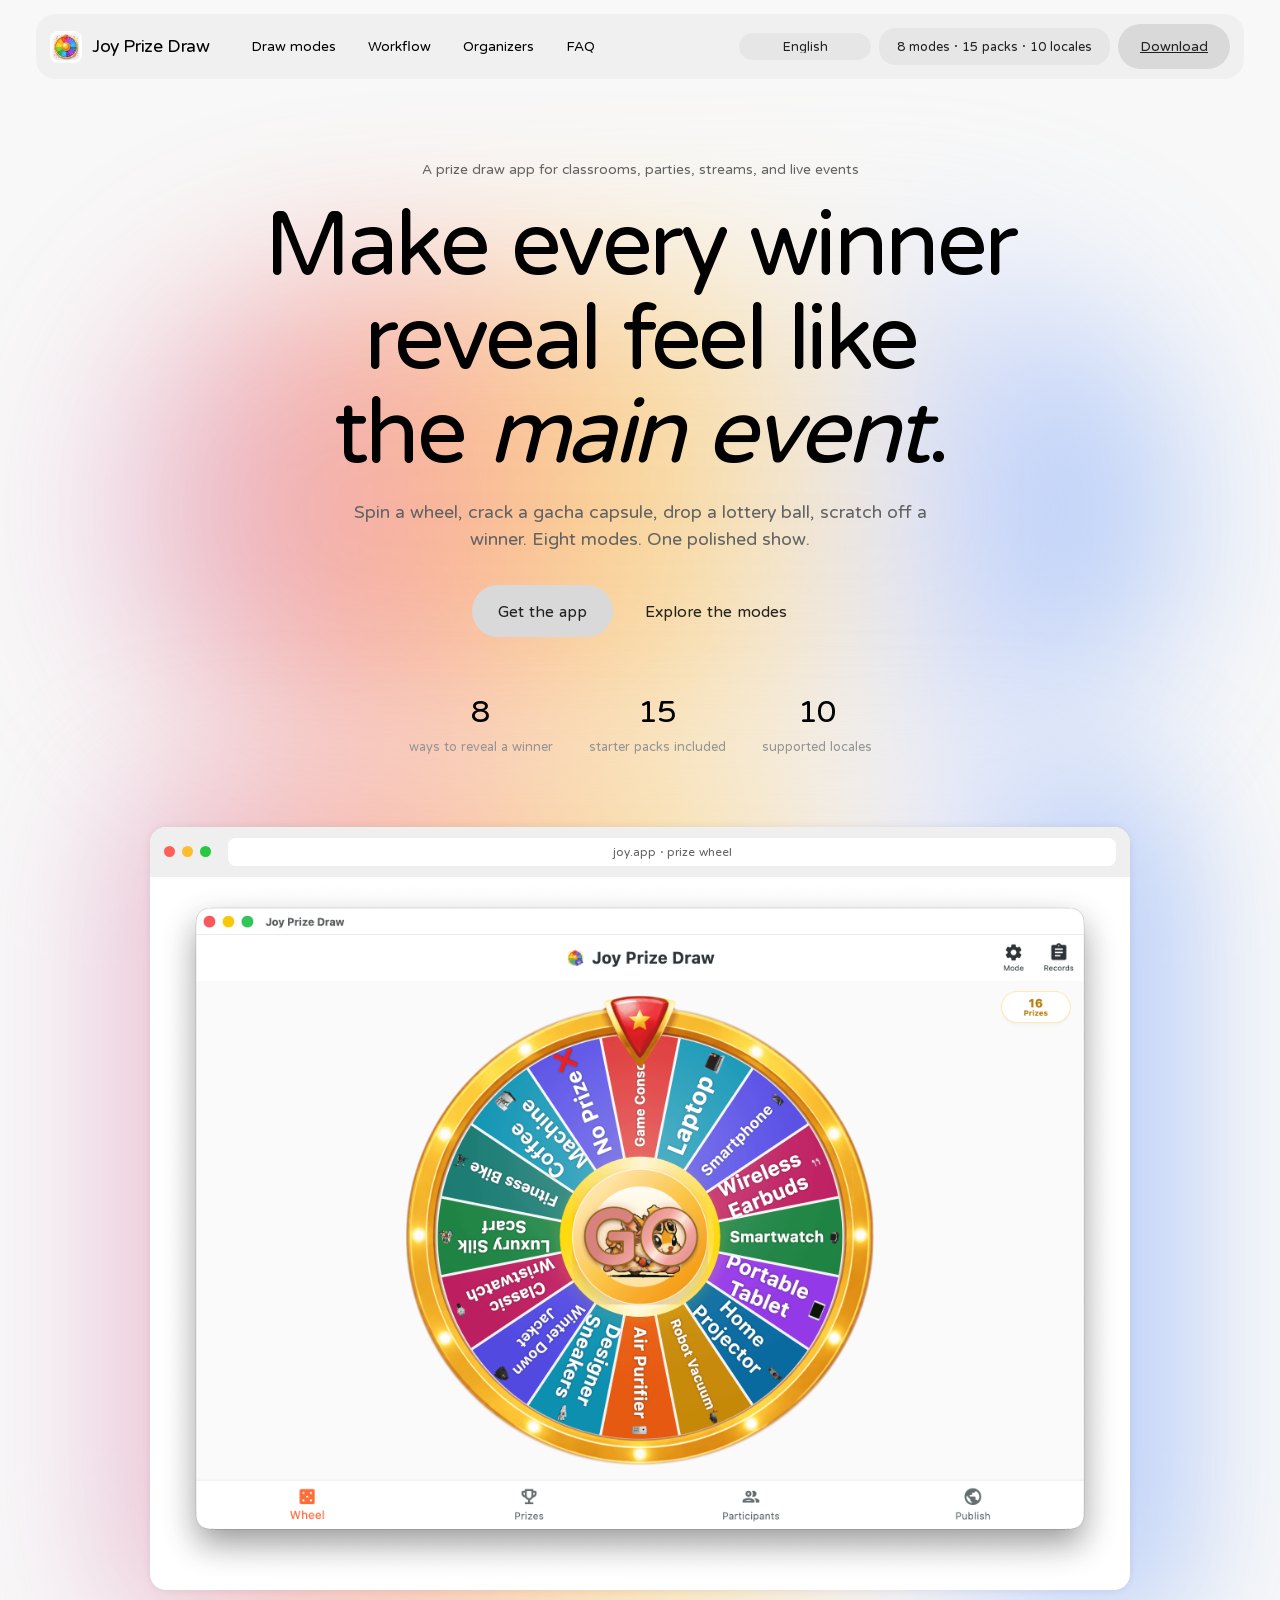
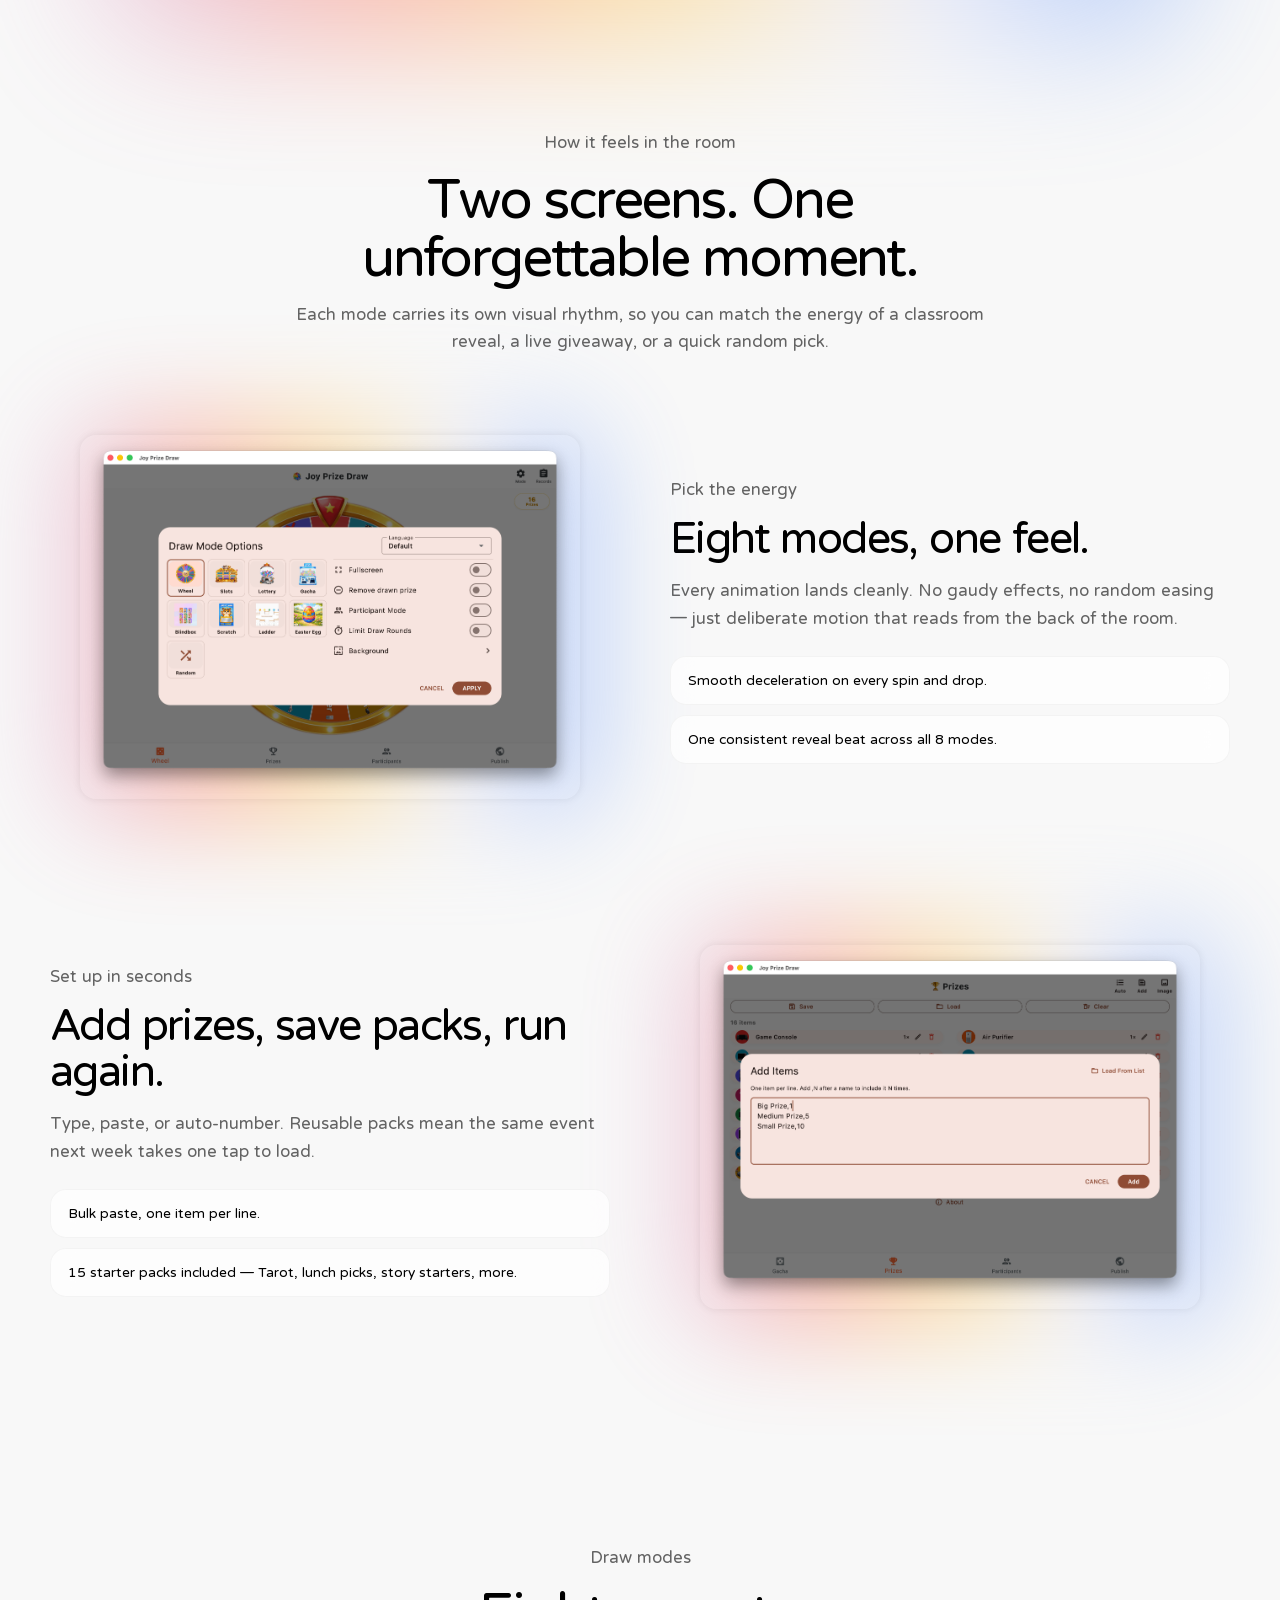
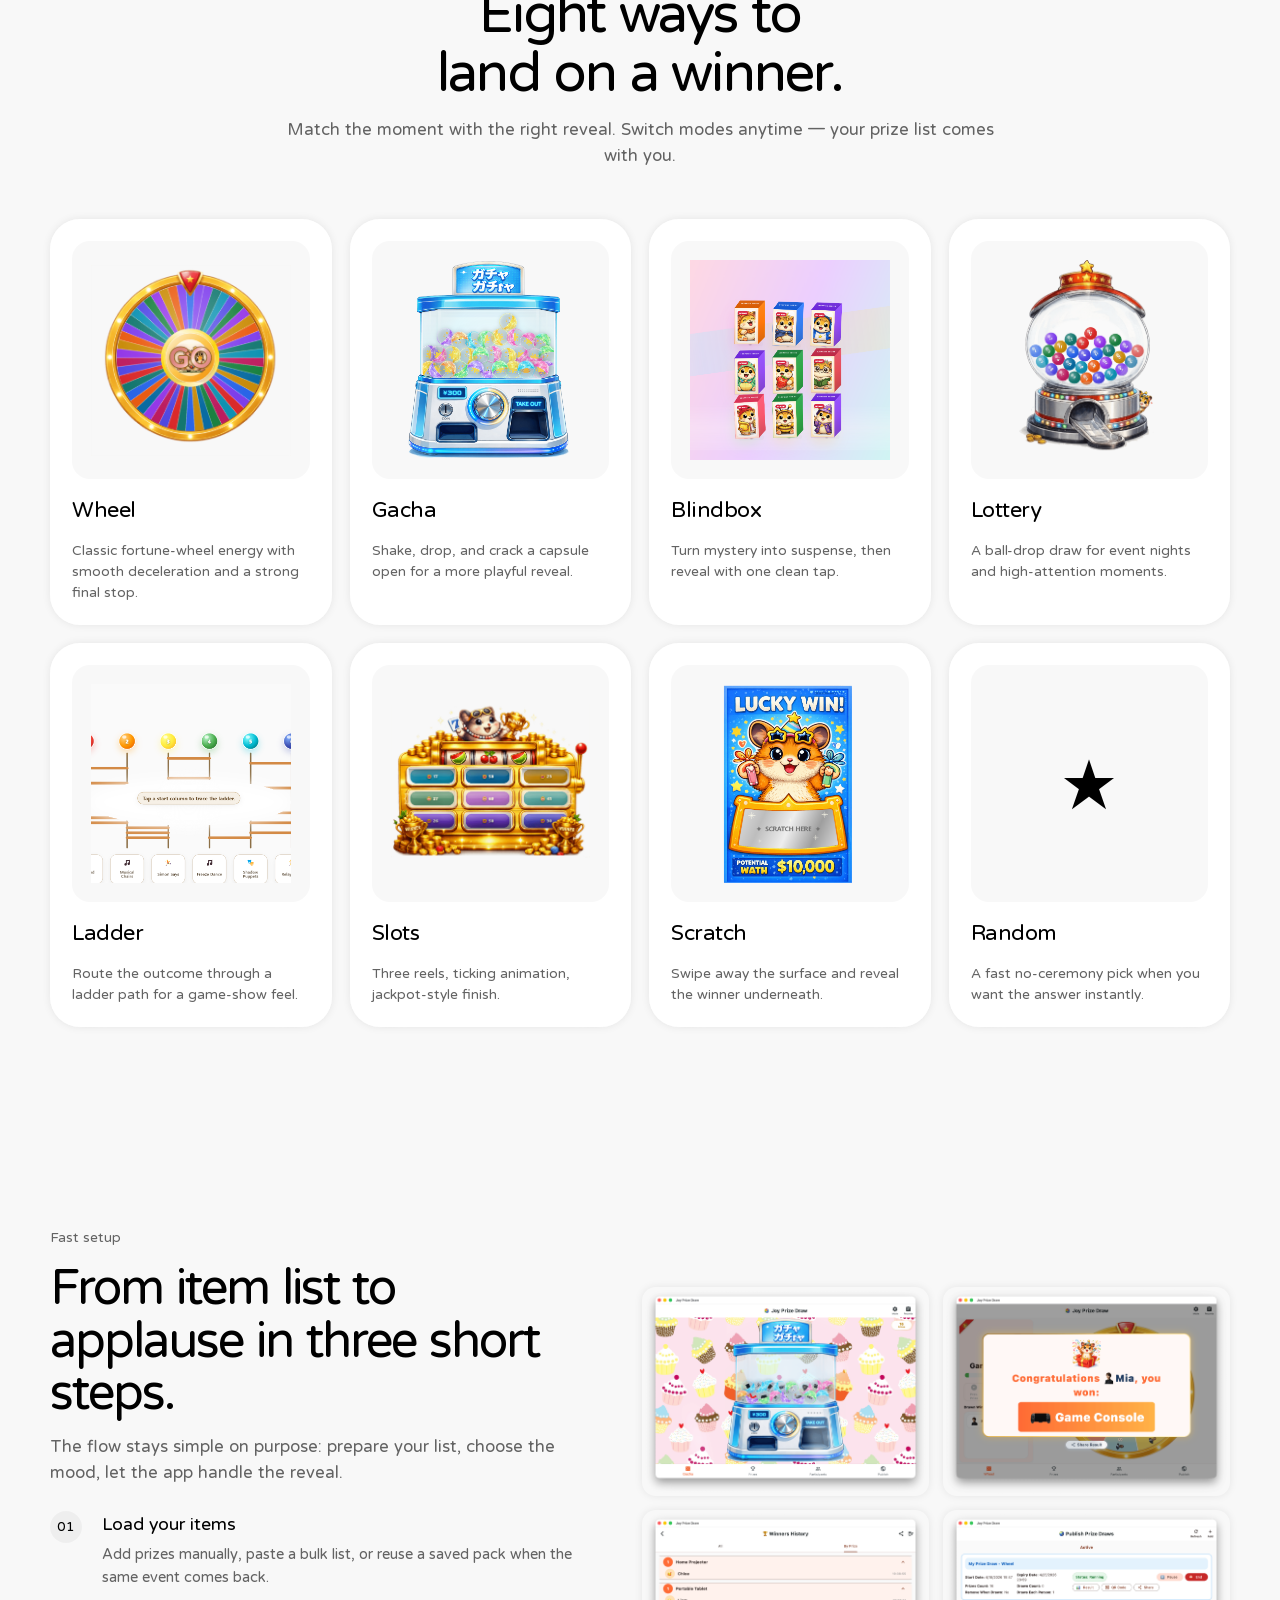
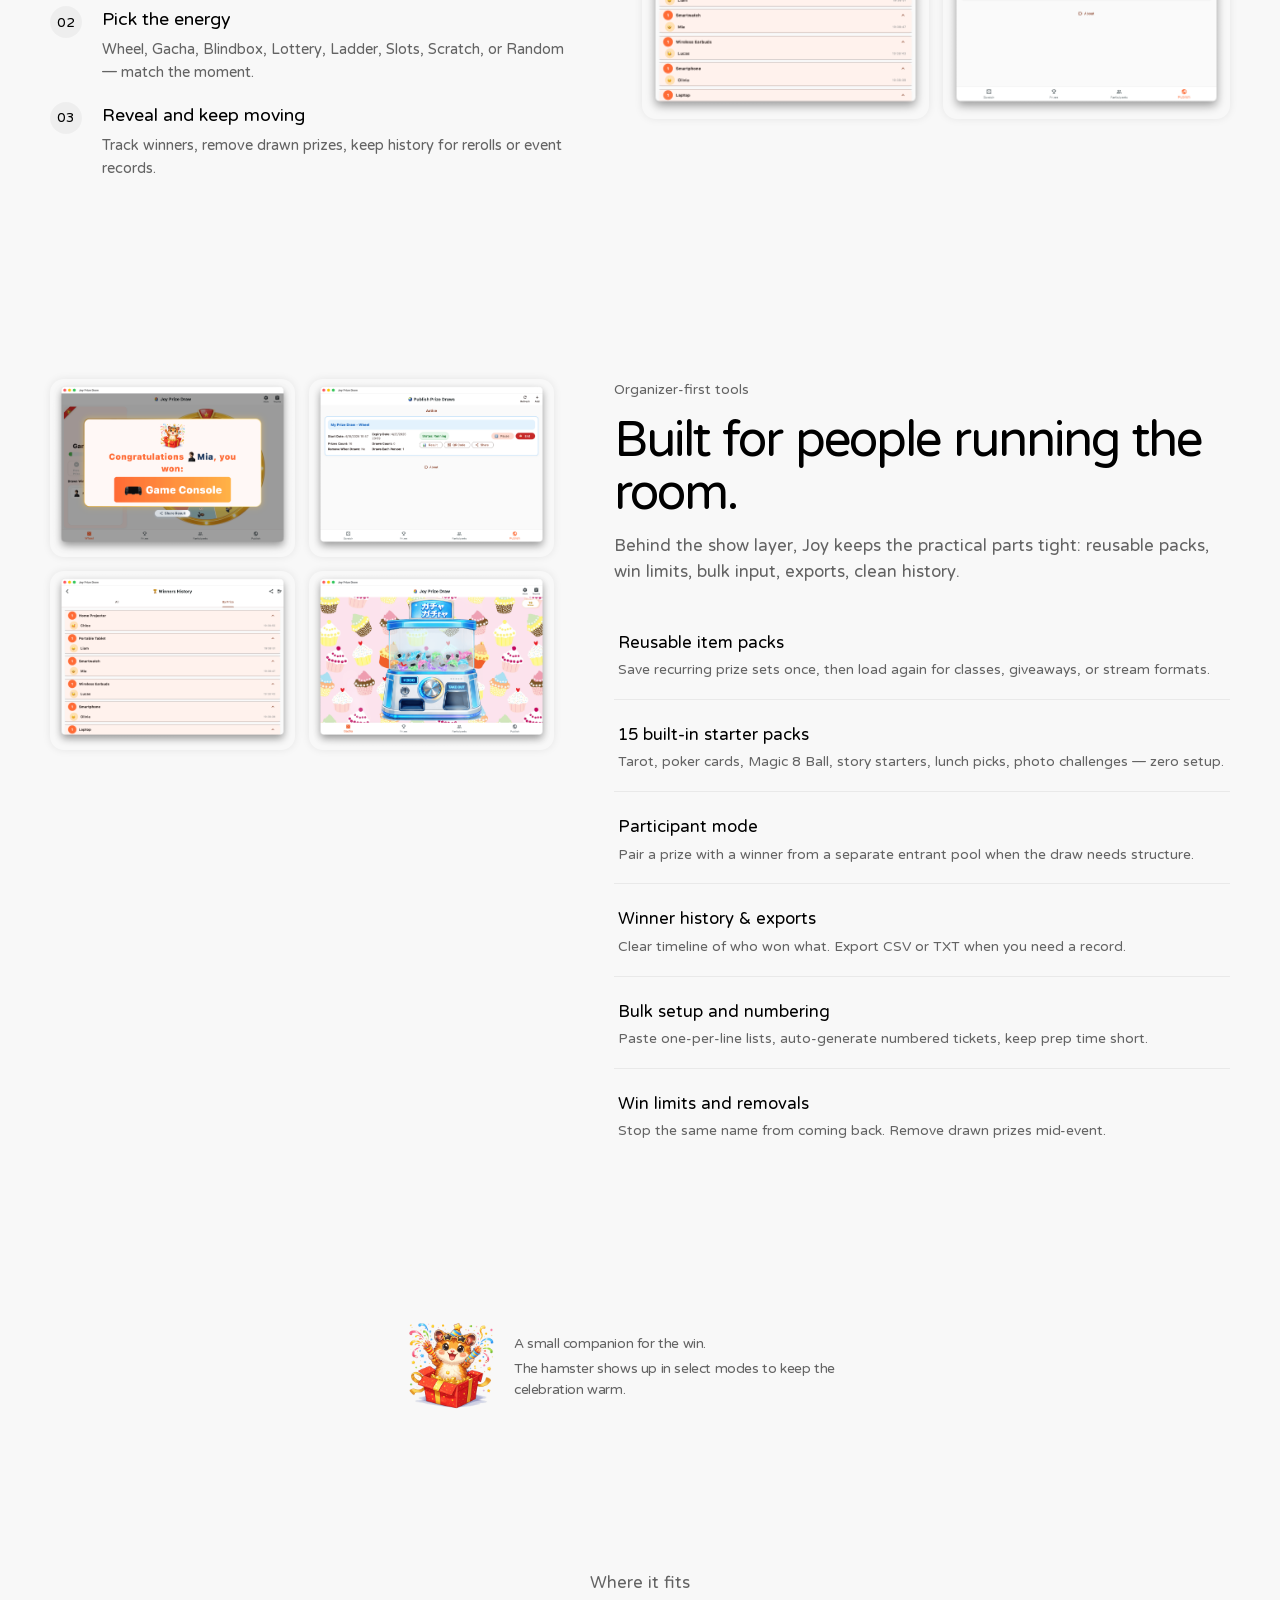
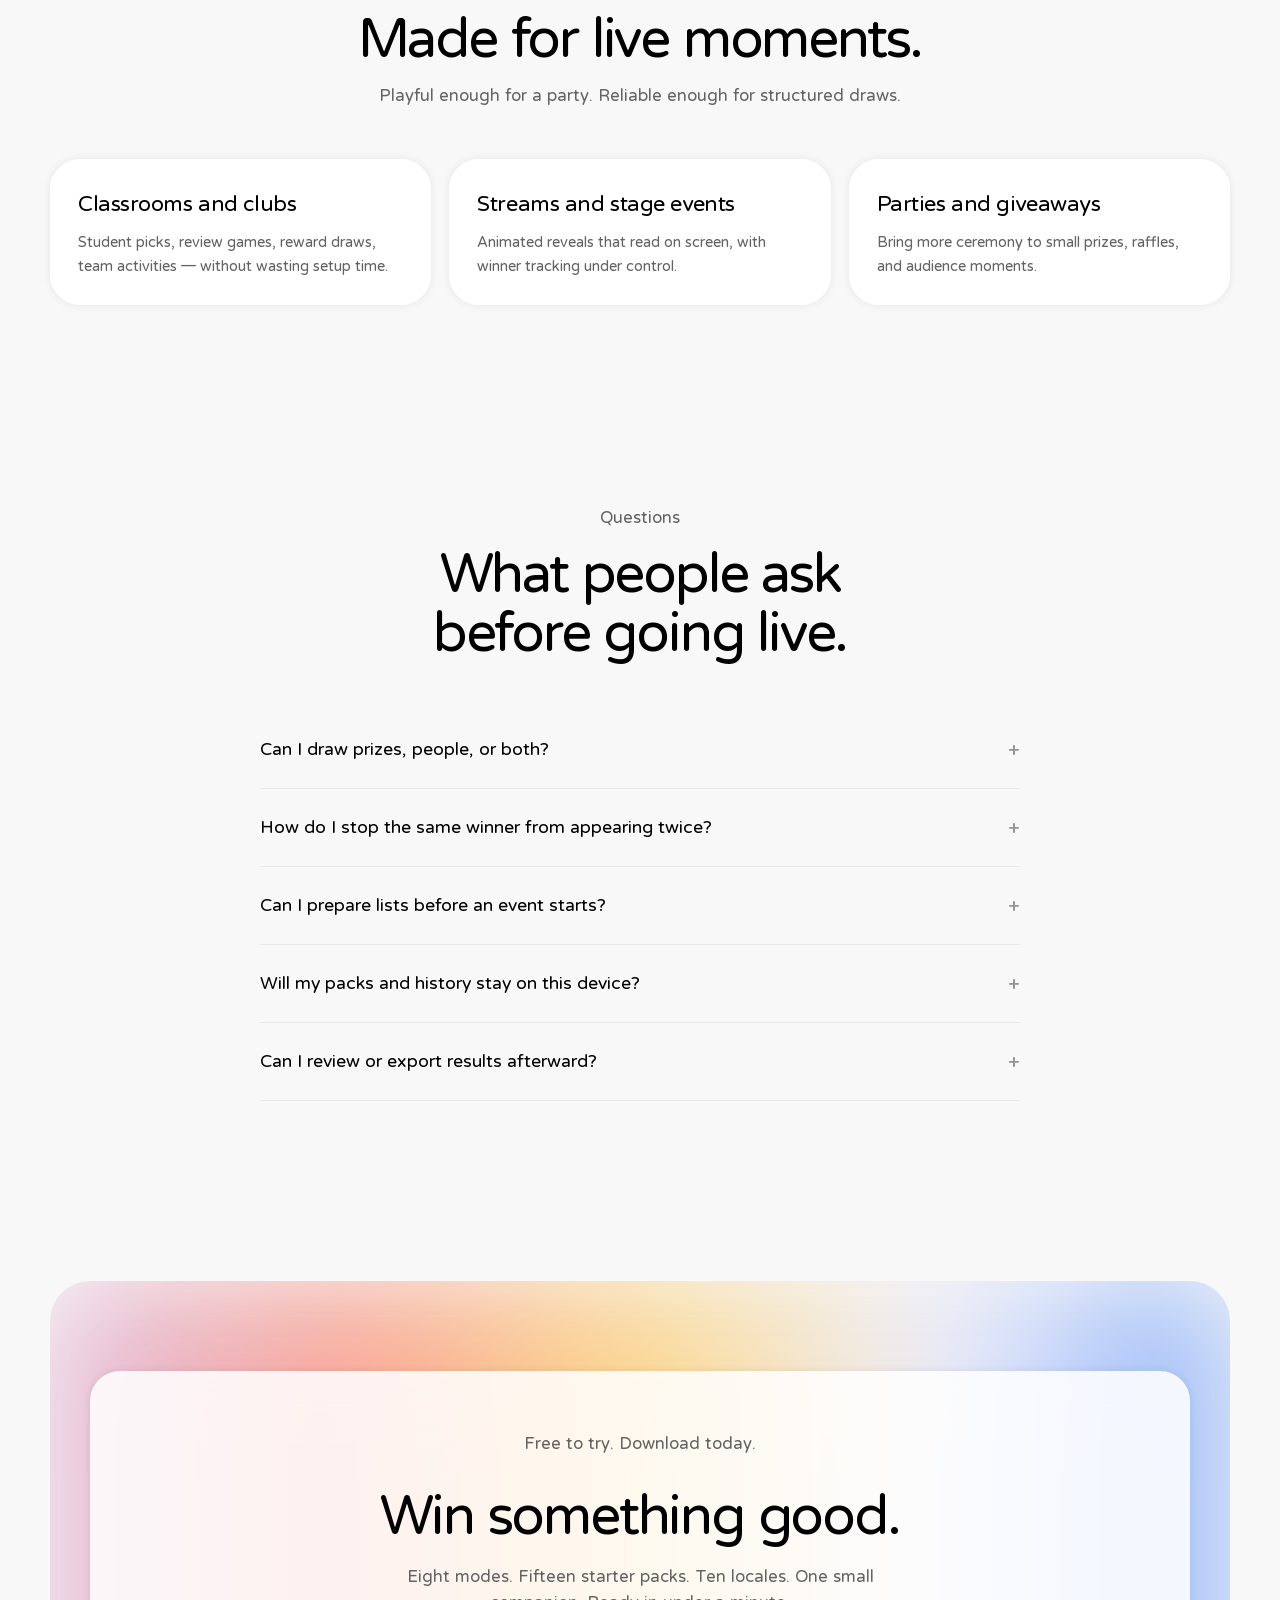
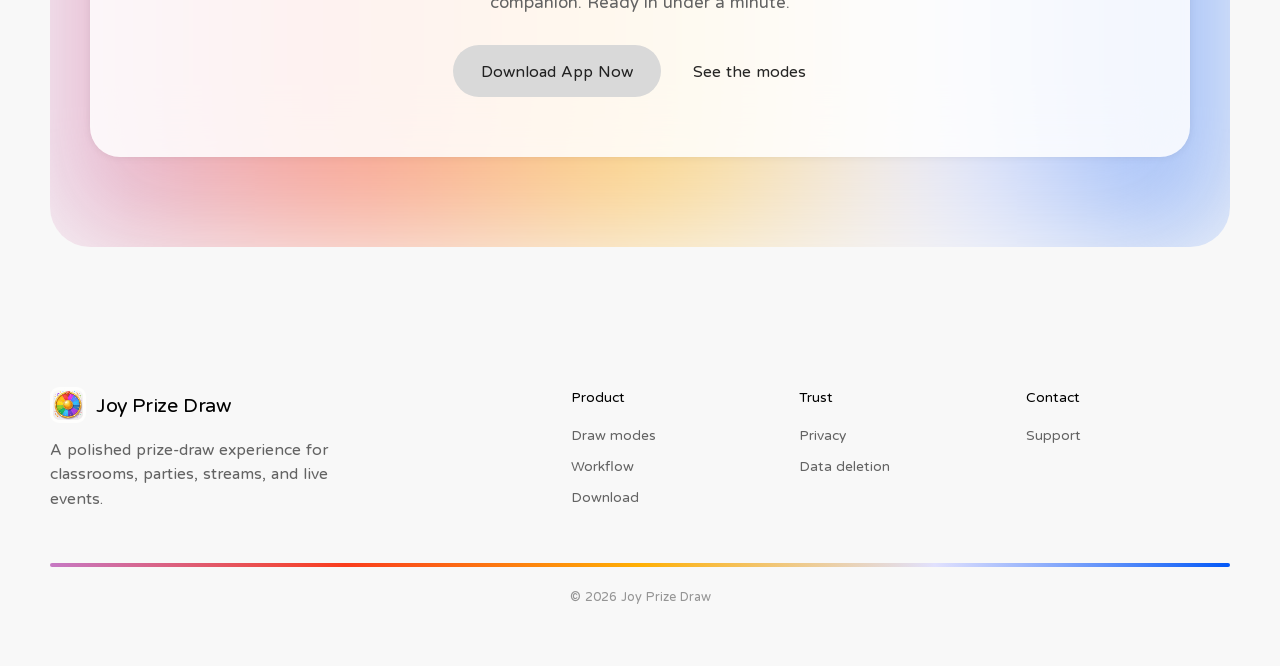
<file: index.html>
<!doctype html>
<html lang="en">
<head>
  <meta charset="utf-8">
  <meta name="viewport" content="width=device-width, initial-scale=1, viewport-fit=cover">
  <title>Joy Prize Draw — Win something good.</title>
  <meta name="description" content="A polished prize draw app for classrooms, parties, streams, and live events. Eight ways to land on a winner.">
  <meta property="og:title" content="Joy Prize Draw">
  <meta property="og:description" content="Eight ways to land on a winner without losing the room.">
  <link rel="icon" type="image/png" href="img/app_icon.png">
  <link rel="stylesheet" href="colors_and_type.css">
  <style>
    html[dir="rtl"] { direction: rtl; }
    html[dir="rtl"] .header-right { margin-left: 0; margin-right: auto; }
    html[dir="rtl"] nav.links { margin-left: 0; margin-right: 14px; }
    html[dir="rtl"] .brand { flex-direction: row; }
    html[dir="rtl"] .steps li { direction: ltr; text-align: left; }
    html[dir="rtl"] .mascot { flex-direction: row-reverse; }
    .lang-select {
      font-family: inherit; font-size: 13px; font-weight: 500;
      background: rgba(0,0,0,0.04); border: none; border-radius: 14px;
      padding: 7px 12px; color: rgba(0,0,0,0.85); cursor: pointer;
      outline: none; -webkit-appearance: none; appearance: none;
      text-align-last: center;
    }
    .lang-select:hover { background: rgba(0,0,0,0.08); }
  
    body { margin: 0; background: #f8f8f8; overflow-x: hidden; }
    .wrap { max-width: 1180px; margin: 0 auto; padding: 0 24px; }
    *::-webkit-scrollbar { display: none; }

    /* ============== HEADER ============== */
    header.bar {
      position: sticky; top: 14px; z-index: 30;
      max-width: 1180px; margin: 14px auto 0;
      display: flex; align-items: center; gap: 14px;
      padding: 10px 14px;
      background: rgba(239,239,239,0.85);
      backdrop-filter: blur(24px); -webkit-backdrop-filter: blur(24px);
      border-radius: 20px;
    }
    .brand { display: flex; align-items: center; gap: 10px; text-decoration: none; }
    .brand img { width: 32px; height: 32px; border-radius: 8px; }
    .brand-name {
      font-size: 18px; font-weight: 500; letter-spacing: -0.4px; color: #000;
    }
    nav.links { display: flex; gap: 4px; margin-left: 14px; }
    nav.links a {
      font-size: 14px; color: #000; text-decoration: none;
      padding: 8px 14px; border-radius: 9999px;
      transition: background-color 0.2s ease;
    }
    nav.links a:hover { background: rgba(0,0,0,0.04); }
    .header-right { margin-left: auto; display: flex; gap: 8px; align-items: center; }
    .pill {
      background: rgba(0,0,0,0.04);
      padding: 9px 18px; font-size: 13px; border-radius: 16px;
      color: rgba(0,0,0,0.85);
    }

    /* ============== HERO ============== */
    .hero {
      position: relative;
      padding: 80px 24px 40px;
      max-width: 1180px; margin: 0 auto;
      text-align: center;
    }
    .hero-glow {
      position: absolute; left: 8%; right: 8%;
      top: 200px; height: 460px;
      background: var(--gradient-spectrum);
      filter: blur(90px); opacity: 0.42;
      border-radius: 200px; z-index: 0; pointer-events: none;
    }
    .eyebrow {
      position: relative; z-index: 1;
      font-size: 14px; color: #636363; margin: 0;
      text-transform: none; letter-spacing: 0;
    }
    h1.headline {
      position: relative; z-index: 1;
      font-size: 92px; font-weight: 300; letter-spacing: -3.5px;
      line-height: 1.02; margin: 16px 0 22px; color: #000;
      max-width: 900px; margin-left: auto; margin-right: auto;
      text-wrap: balance;
    }
    h1 .accent { color: #000; font-style: italic; font-weight: 300; }
    .lead {
      position: relative; z-index: 1;
      font-size: 18px; color: #636363; line-height: 1.5;
      max-width: 580px; margin: 0 auto 32px;
    }
    .ctas {
      position: relative; z-index: 1;
      display: flex; gap: 10px; justify-content: center; flex-wrap: wrap;
    }
    .ctas a.btn { text-decoration: none; }
    .ctas .btn-filled { padding: 14px 26px; font-size: 16px; }
    .ctas .btn-ghost  { padding: 14px 22px; font-size: 16px; }
    .stats {
      position: relative; z-index: 1;
      display: flex; gap: 36px; justify-content: center;
      list-style: none; padding: 0; margin: 50px 0 0;
    }
    .stats li { display: flex; flex-direction: column; gap: 2px; }
    .stats .v { font-size: 32px; font-weight: 300; letter-spacing: -1px; color: #000; }
    .stats .l { font-size: 13px; color: #959595; }

    /* ============== HERO SHOT ============== */
    .shot-wrap {
      position: relative;
      max-width: 980px; margin: 70px auto 0;
    }
    .shot-glow {
      position: absolute; inset: -50px;
      background: var(--gradient-spectrum);
      filter: blur(70px); opacity: 0.35;
      border-radius: 80px; z-index: 0;
    }
    .shot {
      position: relative; z-index: 1;
      background: #fff; border-radius: 16px;
      box-shadow: rgba(0,0,0,0.08) 0 0 8px 0;
      overflow: hidden;
    }
    .shot-chrome {
      display: flex; align-items: center; gap: 7px;
      padding: 11px 14px; background: #efefef;
    }
    .shot-chrome .dot { width: 11px; height: 11px; border-radius: 9999px; }
    .shot-chrome .url {
      flex: 1; margin-left: 10px; background: #fff; border-radius: 8px;
      padding: 5px 12px; font-size: 12px; color: #636363; text-align: center;
    }
    .shot img { width: 100%; display: block; }

    /* ============== SECTIONS ============== */
    section.section { padding: 100px 0; }
    .section-head { max-width: 720px; margin: 0 auto 50px; text-align: center; }
    .section-head h2 {
      font-size: 56px; font-weight: 300; letter-spacing: -2.2px;
      line-height: 1.05; margin: 12px 0 16px; color: #000;
      text-wrap: balance;
    }
    .section-head p { font-size: 17px; color: #636363; line-height: 1.55; margin: 0; }

    /* Modes grid */
    .modes-grid {
      display: grid; grid-template-columns: repeat(4, 1fr); gap: 18px;
    }
    .mode-card {
      background: rgba(255,255,255,0.9);
      backdrop-filter: blur(24px);
      border-radius: 30px; padding: 22px;
      box-shadow: var(--shadow-sm);
      display: flex; flex-direction: column; gap: 14px;
    }
    .mode-thumb {
      aspect-ratio: 1 / 1; width: 100%;
      border-radius: 18px;
      background: #f8f8f8;
      display: flex; align-items: center; justify-content: center;
      overflow: hidden;
    }
    .mode-thumb img { width: 84%; height: 84%; object-fit: contain; }
    .mode-symbol {
      font-size: 56px; font-weight: 300; color: #000;
    }
    .mode-name {
      font-size: 22px; font-weight: 500; letter-spacing: -0.44px; color: #000;
    }
    .mode-body { font-size: 14px; color: #636363; line-height: 1.5; margin: 0; }

    /* Story rows */
    .story {
      display: grid; grid-template-columns: 1fr 1fr; gap: 60px;
      align-items: center; margin-bottom: 80px;
    }
    .story:last-child { margin-bottom: 0; }
    .story.reverse .story-shot { order: 2; }
    .story.reverse .story-copy { order: 1; }
    .story-shot {
      position: relative; padding: 30px;
    }
    .story-shot::before {
      content: ""; position: absolute; inset: 10px;
      background: var(--gradient-spectrum);
      filter: blur(50px); opacity: 0.3; border-radius: 60px; z-index: 0;
    }
    .story-shot img {
      position: relative; z-index: 1;
      width: 100%; border-radius: 16px;
      box-shadow: rgba(0,0,0,0.08) 0 0 8px 0;
    }
    .story-copy h3 {
      font-size: 44px; font-weight: 300; letter-spacing: -1.6px;
      line-height: 1.05; margin: 12px 0 16px; color: #000;
    }
    .story-copy p { font-size: 17px; color: #636363; line-height: 1.6; margin: 0; }
    .story-points { display: flex; flex-direction: column; gap: 10px; margin-top: 24px; }
    .story-points div {
      background: rgba(255,255,255,0.7);
      backdrop-filter: blur(12px);
      padding: 14px 18px; border-radius: 16px;
      font-size: 14px; color: #000;
      box-shadow: inset 0 0 0 1px rgba(0,0,0,0.04);
    }

    /* Workflow */
    .workflow-grid {
      display: grid; grid-template-columns: 0.95fr 1.05fr;
      gap: 60px; align-items: center;
    }
    .workflow-stage {
      display: grid; grid-template-columns: 1fr 1fr; gap: 14px;
    }
    .workflow-stage img {
      width: 100%; border-radius: 14px;
      box-shadow: rgba(0,0,0,0.08) 0 0 8px 0;
    }
    .steps { list-style: none; padding: 0; margin: 24px 0 0;
             display: flex; flex-direction: column; gap: 18px;
             counter-reset: step; }
    .steps li {
      counter-increment: step;
      display: grid; grid-template-columns: 36px 1fr; gap: 16px;
      align-items: start;
    }
    .steps li::before {
      content: counter(step, decimal-leading-zero);
      font-size: 14px; font-weight: 500; color: #000;
      width: 32px; height: 32px; border-radius: 9999px;
      background: rgba(0,0,0,0.04);
      display: flex; align-items: center; justify-content: center;
    }
    .steps li strong { font-size: 18px; font-weight: 500; color: #000; display: block; margin-bottom: 4px; }
    .steps li p { font-size: 15px; color: #636363; line-height: 1.55; margin: 0; }

    /* Organizer features */
    .organizer-grid {
      display: grid; grid-template-columns: 0.9fr 1.1fr; gap: 60px; align-items: start;
    }
    .organizer-media {
      display: grid; grid-template-columns: 1fr 1fr; gap: 14px;
    }
    .organizer-media img {
      width: 100%; border-radius: 14px;
      box-shadow: rgba(0,0,0,0.08) 0 0 8px 0;
    }
    .feat-list {
      display: flex; flex-direction: column; gap: 4px; margin-top: 26px;
    }
    .feat {
      padding: 18px 4px; border-bottom: 1px solid rgba(0,0,0,0.06);
    }
    .feat:last-child { border-bottom: 0; }
    .feat strong { font-size: 17px; font-weight: 500; color: #000; display: block; margin-bottom: 4px; }
    .feat p { font-size: 14px; color: #636363; line-height: 1.55; margin: 0; }

    /* Audiences */
    .aud-grid { display: grid; grid-template-columns: repeat(3, 1fr); gap: 18px; }
    .aud {
      background: rgba(255,255,255,0.9); backdrop-filter: blur(24px);
      border-radius: 30px; padding: 28px;
      box-shadow: var(--shadow-sm);
    }
    .aud strong { font-size: 22px; font-weight: 500; letter-spacing: -0.44px; color: #000; display: block; margin-bottom: 10px; }
    .aud p { font-size: 15px; color: #636363; line-height: 1.55; margin: 0; }

    /* Hamster — small chromatic moment */
    .mascot {
      display: flex; align-items: center; justify-content: center; gap: 18px;
      padding: 60px 24px;
    }
    .mascot img { height: 90px; }
    .mascot-text {
      font-size: 20px; font-weight: 400; color: #000; letter-spacing: -0.4px;
      max-width: 360px;
    }
    .mascot-text span { color: #636363; display: block; font-size: 14px; margin-top: 4px; }

    /* FAQ */
    .faq-list { max-width: 760px; margin: 0 auto; }
    details {
      border-bottom: 1px solid rgba(0,0,0,0.06);
      padding: 22px 0;
    }
    details summary {
      list-style: none; cursor: pointer;
      font-size: 18px; font-weight: 500; color: #000;
      display: flex; align-items: center; justify-content: space-between;
      gap: 16px;
    }
    details summary::-webkit-details-marker { display: none; }
    details summary::after {
      content: "+"; font-size: 22px; font-weight: 300; color: #959595;
      transition: transform 0.2s ease;
    }
    details[open] summary::after { content: "−"; }
    details p { font-size: 15px; color: #636363; line-height: 1.65; margin: 12px 0 0; }

    /* Bottom CTA */
    .cta {
      position: relative;
      max-width: 1100px; margin: 80px auto 0;
      padding: 90px 40px;
      text-align: center;
      border-radius: 40px; overflow: hidden;
    }
    .cta-glow {
      position: absolute; inset: 0;
      background: var(--gradient-spectrum);
      filter: blur(60px); opacity: 0.45; z-index: 0;
    }
    .cta-card {
      position: relative; z-index: 1;
      background: rgba(255,255,255,0.85); backdrop-filter: blur(30px);
      border-radius: 30px; padding: 60px 40px;
      box-shadow: rgba(0,0,0,0.08) 0 0 8px 0;
    }
    .cta-card h2 { font-size: 56px; font-weight: 300; letter-spacing: -2.2px; margin: 0 0 20px; color: #000; line-height: 1.05; }
    .cta-card p { font-size: 17px; color: #636363; max-width: 520px; margin: 0 auto 28px; line-height: 1.55; }

    /* Footer */
    footer.foot {
      max-width: 1180px; margin: 100px auto 0;
      padding: 40px 24px 60px;
    }
    .foot-grid { display: grid; grid-template-columns: 1.4fr 2fr; gap: 60px; padding-bottom: 30px; }
    .foot-tag { font-size: 16px; color: #636363; margin: 14px 0 0; max-width: 320px; line-height: 1.55; }
    .foot-cols { display: grid; grid-template-columns: repeat(3, 1fr); gap: 24px; }
    .foot-cols strong { font-size: 14px; font-weight: 500; color: #000; display: block; margin-bottom: 12px; }
    .foot-cols a { display: block; font-size: 14px; color: #636363; text-decoration: none; padding: 5px 0; }
    .foot-cols a:hover { color: #000; }
    .foot-strip {
      height: 4px; border-radius: 9999px;
      background: var(--gradient-spectrum);
      margin: 20px 0;
    }
    .foot-fine {
      display: flex; justify-content: center; gap: 14px;
      font-size: 13px; color: #959595; flex-wrap: wrap;
    }

    /* Responsive */
    @media (max-width: 1024px) {
      .modes-grid { grid-template-columns: repeat(2, 1fr); }
      .story, .workflow-grid, .organizer-grid { grid-template-columns: 1fr; gap: 40px; }
      .story.reverse .story-shot { order: initial; }
      .story.reverse .story-copy { order: initial; }
      .aud-grid { grid-template-columns: 1fr; }
      .foot-grid { grid-template-columns: 1fr; gap: 30px; }
    }
    @media (max-width: 720px) {
      h1.headline { font-size: 56px; letter-spacing: -2px; }
      .section-head h2, .cta-card h2 { font-size: 38px; letter-spacing: -1.4px; }
      .modes-grid { grid-template-columns: 1fr; }
      .stats { gap: 20px; flex-wrap: wrap; }
      nav.links { display: none; }
      .header-right .pill { display: none; }
    }
  </style>
  <script src="i18n.js"></script>
</head>
<body>

<header class="bar">
  <a class="brand" href="#top">
    <img src="img/logo.png" alt="">
    <span class="brand-name">Joy Prize Draw</span>
  </a>
  <nav class="links">
    <a href="#modes" data-i18n="nav_modes">Draw modes</a>
    <a href="#workflow" data-i18n="nav_workflow">Workflow</a>
    <a href="#organizers" data-i18n="nav_organizers">Organizers</a>
    <a href="#faq" data-i18n="nav_faq">FAQ</a>
  </nav>
  <div class="header-right">
    <select id="lang-select" class="lang-select" onchange="window.__i18nSwitch(this.value)" data-i18n-title="lang_selector">
      <option value="en">English</option>
      <option value="zh-hans">简体中文</option>
      <option value="zh-hant">繁體中文</option>
      <option value="ja">日本語</option>
      <option value="ko">한국어</option>
      <option value="fr">Français</option>
      <option value="de">Deutsch</option>
      <option value="es">Español</option>
      <option value="it">Italiano</option>
      <option value="tr-tr">Türkçe</option>
      <option value="id-id">Bahasa Indonesia</option>
      <option value="es-419">Español (AL)</option>
      <option value="ar">العربية</option>
      <option value="th-th">ไทย</option>
      <option value="vi-vn">Tiếng Việt</option>
      <option value="pt-br">Português (BR)</option>
    </select>
    <span class="pill" data-i18n="pill">8 modes · 15 packs · 10 locales</span>
    <a class="btn btn-filled" href="redirect.html" data-i18n="btn_download">Download</a>
  </div>
</header>

<main id="top">

  <!-- HERO -->
  <section class="hero">
    <div class="hero-glow"></div>
    <p class="eyebrow" data-i18n="eyebrow_hero">A prize draw app for classrooms, parties, streams, and live events</p>
    <h1 class="headline"><span data-i18n="headline_p1">Make every winner reveal feel like the </span><span class="accent" data-i18n="headline_accent">main event</span><span data-i18n="headline_p2">.</span></h1>
    <p class="lead" data-i18n="lead_hero">
      Spin a wheel, crack a gacha capsule, drop a lottery ball, scratch off a winner.
      Eight modes. One polished show.
    </p>
    <div class="ctas">
      <a class="btn btn-filled" href="redirect.html" data-i18n="cta_get_app">Get the app</a>
      <a class="btn btn-ghost" href="#modes" data-i18n="cta_explore">Explore the modes</a>
    </div>
    <ul class="stats">
      <li><span class="v">8</span><span class="l" data-i18n="stat_ways_label">ways to reveal a winner</span></li>
      <li><span class="v">15</span><span class="l" data-i18n="stat_packs_label">starter packs included</span></li>
      <li><span class="v">10</span><span class="l" data-i18n="stat_locales_label">supported locales</span></li>
    </ul>

    <div class="shot-wrap">
      <div class="shot-glow"></div>
      <div class="shot">
        <div class="shot-chrome">
          <span class="dot" style="background:#ff5f57"></span>
          <span class="dot" style="background:#febc2e"></span>
          <span class="dot" style="background:#28c840"></span>
          <span class="url" data-i18n="chrome_url">joy.app · prize wheel</span>
        </div>
        <img src="img/mac-wheel.png" alt="Joy Prize Draw running the prize wheel mode" data-i18n-alt="alt_wheel">
      </div>
    </div>
  </section>

  <!-- STORY -->
  <section class="section wrap" id="story">
    <div class="section-head">
      <p class="eyebrow" data-i18n="eyebrow_story">How it feels in the room</p>
      <h2 data-i18n="story_h2">Two screens. One unforgettable moment.</h2>
      <p data-i18n="story_p">Each mode carries its own visual rhythm, so you can match the energy of a classroom reveal, a live giveaway, or a quick random pick.</p>
    </div>

    <div class="story">
      <div class="story-shot">
        <img src="img/mac-modes.png" alt="">
      </div>
      <div class="story-copy">
        <p class="eyebrow" data-i18n="story1_eyebrow">Pick the energy</p>
        <h3 data-i18n="story1_h3">Eight modes, one feel.</h3>
        <p data-i18n="story1_p">Every animation lands cleanly. No gaudy effects, no random easing — just deliberate motion that reads from the back of the room.</p>
        <div class="story-points">
          <div data-i18n="story1_point1">Smooth deceleration on every spin and drop.</div>
          <div data-i18n="story1_point2">One consistent reveal beat across all 8 modes.</div>
        </div>
      </div>
    </div>

    <div class="story reverse">
      <div class="story-shot">
        <img src="img/mac-prizes.png" alt="">
      </div>
      <div class="story-copy">
        <p class="eyebrow" data-i18n="story2_eyebrow">Set up in seconds</p>
        <h3 data-i18n="story2_h3">Add prizes, save packs, run again.</h3>
        <p data-i18n="story2_p">Type, paste, or auto-number. Reusable packs mean the same event next week takes one tap to load.</p>
        <div class="story-points">
          <div data-i18n="story2_point1">Bulk paste, one item per line.</div>
          <div data-i18n="story2_point2">15 starter packs included — Tarot, lunch picks, story starters, more.</div>
        </div>
      </div>
    </div>
  </section>

  <!-- MODES -->
  <section class="section wrap" id="modes">
    <div class="section-head">
      <p class="eyebrow" data-i18n="eyebrow_modes">Draw modes</p>
      <h2 data-i18n="modes_h2">Eight ways to land on a winner.</h2>
      <p data-i18n="modes_p">Match the moment with the right reveal. Switch modes anytime — your prize list comes with you.</p>
    </div>
    <div class="modes-grid">
      <div class="mode-card"><div class="mode-thumb"><img src="img/prizewheel_thumbnail.png"></div><div class="mode-name" data-i18n="mode_wheel_name">Wheel</div><p class="mode-body" data-i18n="mode_wheel_desc">Classic fortune-wheel energy with smooth deceleration and a strong final stop.</p></div>
      <div class="mode-card"><div class="mode-thumb"><img src="img/gacha_thumbnail.png"></div><div class="mode-name" data-i18n="mode_gacha_name">Gacha</div><p class="mode-body" data-i18n="mode_gacha_desc">Shake, drop, and crack a capsule open for a more playful reveal.</p></div>
      <div class="mode-card"><div class="mode-thumb"><img src="img/blindbox_thumbnail.png"></div><div class="mode-name" data-i18n="mode_blindbox_name">Blindbox</div><p class="mode-body" data-i18n="mode_blindbox_desc">Turn mystery into suspense, then reveal with one clean tap.</p></div>
      <div class="mode-card"><div class="mode-thumb"><img src="img/lottery_thumbnail.png"></div><div class="mode-name" data-i18n="mode_lottery_name">Lottery</div><p class="mode-body" data-i18n="mode_lottery_desc">A ball-drop draw for event nights and high-attention moments.</p></div>
      <div class="mode-card"><div class="mode-thumb"><img src="img/ladder_thumbnail.png"></div><div class="mode-name" data-i18n="mode_ladder_name">Ladder</div><p class="mode-body" data-i18n="mode_ladder_desc">Route the outcome through a ladder path for a game-show feel.</p></div>
      <div class="mode-card"><div class="mode-thumb"><img src="img/slots_thumbnail.png"></div><div class="mode-name" data-i18n="mode_slots_name">Slots</div><p class="mode-body" data-i18n="mode_slots_desc">Three reels, ticking animation, jackpot-style finish.</p></div>
      <div class="mode-card"><div class="mode-thumb"><img src="img/scratch_thumbnail.png"></div><div class="mode-name" data-i18n="mode_scratch_name">Scratch</div><p class="mode-body" data-i18n="mode_scratch_desc">Swipe away the surface and reveal the winner underneath.</p></div>
      <div class="mode-card"><div class="mode-thumb"><span class="mode-symbol">★</span></div><div class="mode-name" data-i18n="mode_random_name">Random</div><p class="mode-body" data-i18n="mode_random_desc">A fast no-ceremony pick when you want the answer instantly.</p></div>
    </div>
  </section>

  <!-- WORKFLOW -->
  <section class="section wrap" id="workflow">
    <div class="workflow-grid">
      <div>
        <p class="eyebrow" data-i18n="eyebrow_workflow">Fast setup</p>
        <h2 style="font-size:50px;font-weight:300;letter-spacing:-2px;line-height:1.05;margin:12px 0 16px;color:#000;" data-i18n="workflow_h2">From item list to applause in three short steps.</h2>
        <p style="font-size:17px;color:#636363;line-height:1.55;margin:0;" data-i18n="workflow_p">The flow stays simple on purpose: prepare your list, choose the mood, let the app handle the reveal.</p>
        <ol class="steps">
          <li><div><strong data-i18n="step1_title">Load your items</strong><p data-i18n="step1_desc">Add prizes manually, paste a bulk list, or reuse a saved pack when the same event comes back.</p></div></li>
          <li><div><strong data-i18n="step2_title">Pick the energy</strong><p data-i18n="step2_desc">Wheel, Gacha, Blindbox, Lottery, Ladder, Slots, Scratch, or Random — match the moment.</p></div></li>
          <li><div><strong data-i18n="step3_title">Reveal and keep moving</strong><p data-i18n="step3_desc">Track winners, remove drawn prizes, keep history for rerolls or event records.</p></div></li>
        </ol>
      </div>
      <div class="workflow-stage">
        <img src="img/mac-gacha.png" alt="">
        <img src="img/mac-winner.png" alt="">
        <img src="img/mac-history.png" alt="">
        <img src="img/mac-publish.png" alt="">
      </div>
    </div>
  </section>

  <!-- ORGANIZERS -->
  <section class="section wrap" id="organizers">
    <div class="organizer-grid">
      <div class="organizer-media">
        <img src="img/mac-winner.png" alt="">
        <img src="img/mac-publish.png" alt="">
        <img src="img/mac-history.png" alt="">
        <img src="img/mac-gacha.png" alt="">
      </div>
      <div>
        <p class="eyebrow" data-i18n="eyebrow_organizers">Organizer-first tools</p>
        <h2 style="font-size:50px;font-weight:300;letter-spacing:-2px;line-height:1.05;margin:12px 0 16px;color:#000;" data-i18n="organizers_h2">Built for people running the room.</h2>
        <p style="font-size:17px;color:#636363;line-height:1.55;margin:0;" data-i18n="organizers_p">Behind the show layer, Joy keeps the practical parts tight: reusable packs, win limits, bulk input, exports, clean history.</p>
        <div class="feat-list">
          <div class="feat"><strong data-i18n="feat1_title">Reusable item packs</strong><p data-i18n="feat1_desc">Save recurring prize sets once, then load again for classes, giveaways, or stream formats.</p></div>
          <div class="feat"><strong data-i18n="feat2_title">15 built-in starter packs</strong><p data-i18n="feat2_desc">Tarot, poker cards, Magic 8 Ball, story starters, lunch picks, photo challenges — zero setup.</p></div>
          <div class="feat"><strong data-i18n="feat3_title">Participant mode</strong><p data-i18n="feat3_desc">Pair a prize with a winner from a separate entrant pool when the draw needs structure.</p></div>
          <div class="feat"><strong data-i18n="feat4_title">Winner history & exports</strong><p data-i18n="feat4_desc">Clear timeline of who won what. Export CSV or TXT when you need a record.</p></div>
          <div class="feat"><strong data-i18n="feat5_title">Bulk setup and numbering</strong><p data-i18n="feat5_desc">Paste one-per-line lists, auto-generate numbered tickets, keep prep time short.</p></div>
          <div class="feat"><strong data-i18n="feat6_title">Win limits and removals</strong><p data-i18n="feat6_desc">Stop the same name from coming back. Remove drawn prizes mid-event.</p></div>
        </div>
      </div>
    </div>
  </section>

  <!-- MASCOT -->
  <section class="mascot wrap">
    <img src="img/hamster_celebrate.png" alt="">
    <div class="mascot-text">
      <span data-i18n="mascot_line1">A small companion for the win.</span>
      <span data-i18n="mascot_line2">The hamster shows up in select modes to keep the celebration warm.</span>
    </div>
  </section>

  <!-- AUDIENCES -->
  <section class="section wrap" id="audiences">
    <div class="section-head">
      <p class="eyebrow" data-i18n="eyebrow_audiences">Where it fits</p>
      <h2 data-i18n="audiences_h2">Made for live moments.</h2>
      <p data-i18n="audiences_p">Playful enough for a party. Reliable enough for structured draws.</p>
    </div>
    <div class="aud-grid">
      <div class="aud"><strong data-i18n="aud1_title">Classrooms and clubs</strong><p data-i18n="aud1_desc">Student picks, review games, reward draws, team activities — without wasting setup time.</p></div>
      <div class="aud"><strong data-i18n="aud2_title">Streams and stage events</strong><p data-i18n="aud2_desc">Animated reveals that read on screen, with winner tracking under control.</p></div>
      <div class="aud"><strong data-i18n="aud3_title">Parties and giveaways</strong><p data-i18n="aud3_desc">Bring more ceremony to small prizes, raffles, and audience moments.</p></div>
    </div>
  </section>

  <!-- FAQ -->
  <section class="section wrap" id="faq">
    <div class="section-head">
      <p class="eyebrow" data-i18n="eyebrow_faq">Questions</p>
      <h2 data-i18n="faq_h2">What people ask before going live.</h2>
    </div>
    <div class="faq-list">
      <details><summary data-i18n="faq1_q">Can I draw prizes, people, or both?</summary><p data-i18n="faq1_a">Both. Use it for item-only draws, or turn on Participant mode to pair prizes with a separate list of people.</p></details>
      <details><summary data-i18n="faq2_q">How do I stop the same winner from appearing twice?</summary><p data-i18n="faq2_a">Use the remove-winner option for items, or set win limits in Participant mode when the same person should not be selected again.</p></details>
      <details><summary data-i18n="faq3_q">Can I prepare lists before an event starts?</summary><p data-i18n="faq3_a">Yes. Type items manually, paste one-per-line lists, auto-generate numbered entries, and save reusable packs for later.</p></details>
      <details><summary data-i18n="faq4_q">Will my packs and history stay on this device?</summary><p data-i18n="faq4_a">Yes. The app stores its working data locally on the device unless you explicitly export or share it.</p></details>
      <details><summary data-i18n="faq5_q">Can I review or export results afterward?</summary><p data-i18n="faq5_a">Yes. Winner history stays available in the app, and you can export data as CSV or TXT.</p></details>
    </div>
  </section>

  <!-- CTA -->
  <section class="cta wrap" id="download">
    <div class="cta-glow"></div>
    <div class="cta-card">
      <p class="eyebrow" data-i18n="eyebrow_cta">Free to try. Download today.</p>
      <h2 data-i18n="cta_h2">Win something good.</h2>
      <p data-i18n="cta_p">Eight modes. Fifteen starter packs. Ten locales. One small companion. Ready in under a minute.</p>
      <div class="ctas">
        <a class="btn btn-filled" href="redirect.html" style="padding:14px 28px;font-size:16px" data-i18n="cta_btn">Download App Now</a>
        <a class="btn btn-ghost" href="#modes" style="padding:14px 22px;font-size:16px" data-i18n="cta_see_modes">See the modes</a>
      </div>
    </div>
  </section>

</main>

<footer class="foot">
  <div class="foot-grid">
    <div>
      <a class="brand" href="#top" style="text-decoration:none">
        <img src="img/logo.png" alt="" style="width:36px;height:36px;border-radius:9px">
        <span class="brand-name" style="font-size:20px">Joy Prize Draw</span>
      </a>
      <p class="foot-tag" data-i18n="foot_tag">A polished prize-draw experience for classrooms, parties, streams, and live events.</p>
    </div>
    <div class="foot-cols">
      <div>
        <strong data-i18n="foot_product">Product</strong>
        <a href="#modes" data-i18n="foot_modes">Draw modes</a>
        <a href="#workflow" data-i18n="foot_workflow">Workflow</a>
        <a href="redirect.html" data-i18n="foot_download">Download</a>
      </div>
      <div>
        <strong data-i18n="foot_trust">Trust</strong>
        <a href="privacy.html" data-i18n="foot_privacy">Privacy</a>
        <a href="data-deletion.html" data-i18n="foot_deletion">Data deletion</a>
      </div>
      <div>
        <strong data-i18n="foot_contact">Contact</strong>
        <a href="mailto:publish@ryantsai.com">Support</a>
      </div>
    </div>
  </div>
  <div class="foot-strip"></div>
  <div class="foot-fine">
    <span data-i18n="foot_copyright">© 2026 Joy Prize Draw</span>
  </div>
</footer>

</body>
</html>
</file>
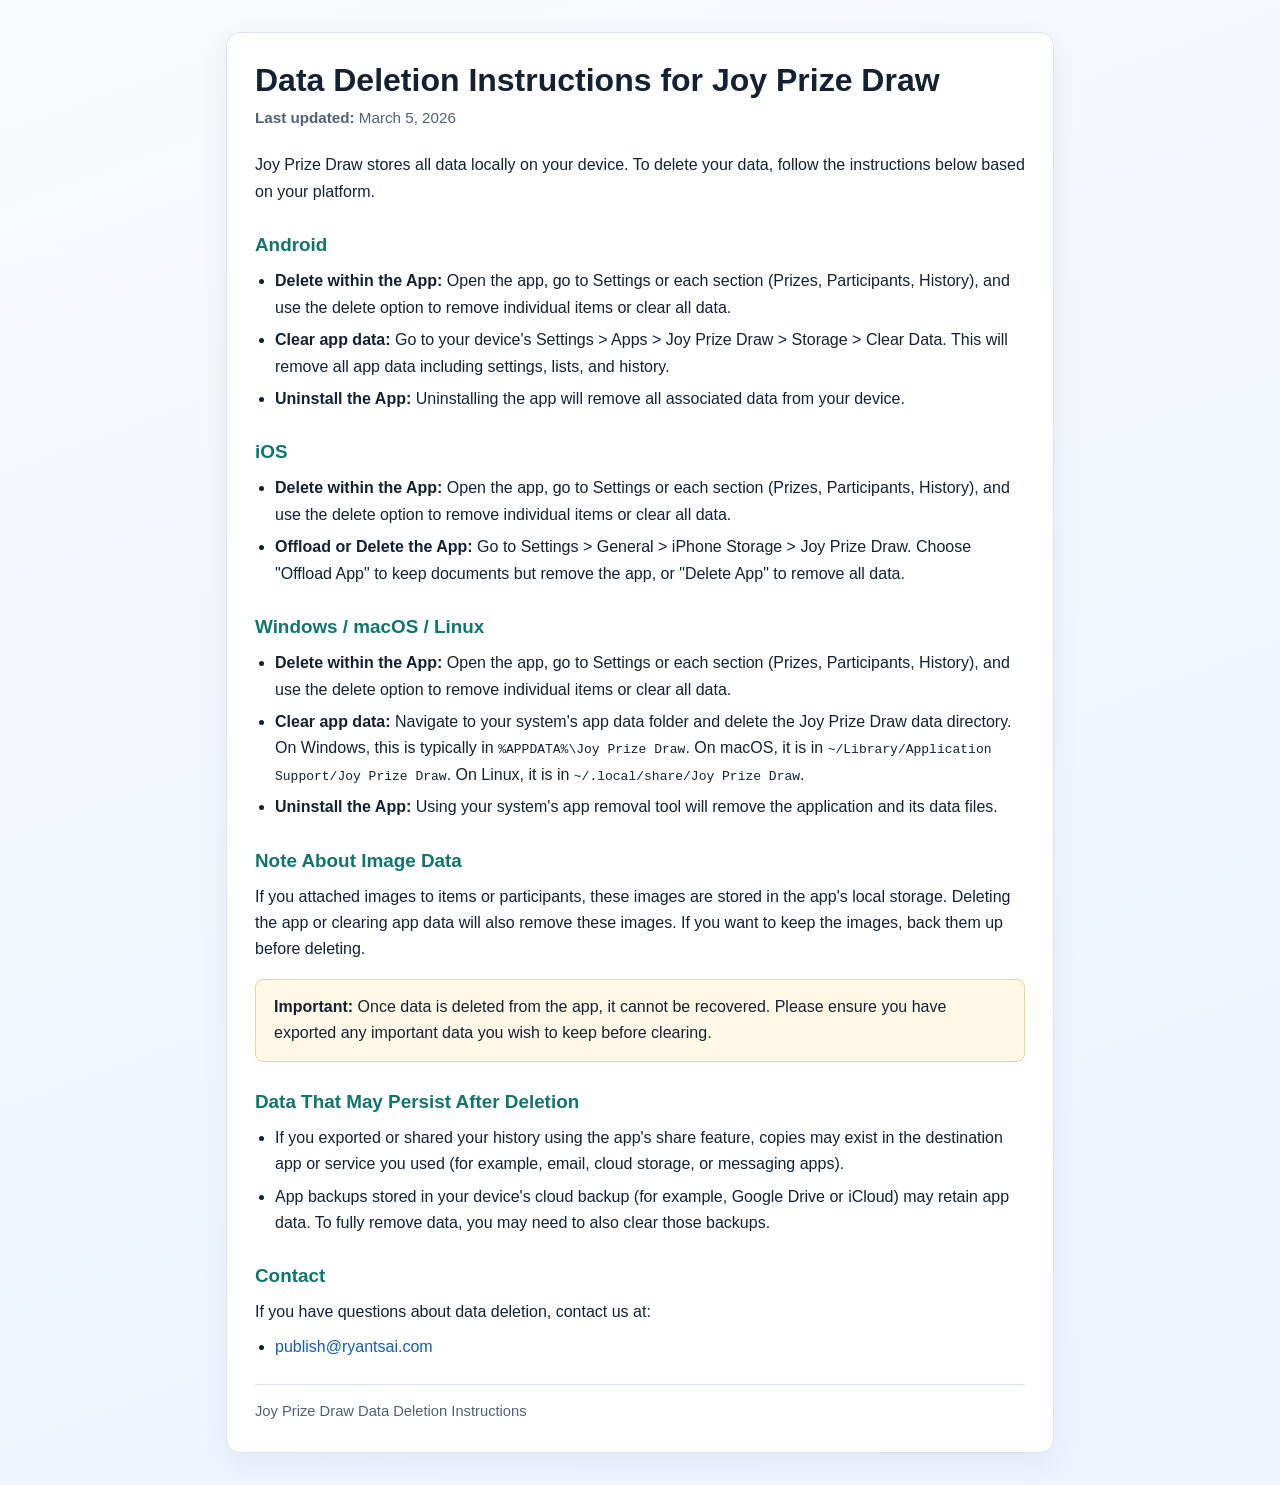
<file: data-deletion.html>
<!doctype html>
<html lang="en">
<head>
  <meta charset="utf-8">
  <meta name="viewport" content="width=device-width, initial-scale=1">
  <title>Data Deletion Instructions - Joy Prize Draw</title>
  <meta name="description" content="Data Deletion Instructions for Joy Prize Draw">
  <style>
    :root {
      --bg: #f7f9fc;
      --card: #ffffff;
      --text: #142033;
      --muted: #506078;
      --line: #d9e2ef;
      --accent: #0f766e;
    }

    * { box-sizing: border-box; }

    body {
      margin: 0;
      font-family: "Segoe UI", Roboto, "Noto Sans", Arial, sans-serif;
      background: linear-gradient(160deg, #f7f9fc 0%, #edf4ff 100%);
      color: var(--text);
      line-height: 1.65;
    }

    .wrap {
      max-width: 860px;
      margin: 32px auto;
      padding: 0 16px;
    }

    .card {
      background: var(--card);
      border: 1px solid var(--line);
      border-radius: 14px;
      padding: 28px;
      box-shadow: 0 10px 30px rgba(20, 32, 51, 0.06);
    }

    h1 {
      margin: 0 0 6px;
      font-size: 2rem;
      line-height: 1.2;
    }

    .updated {
      margin: 0 0 22px;
      color: var(--muted);
      font-size: 0.95rem;
    }

    h2 {
      margin-top: 24px;
      margin-bottom: 8px;
      font-size: 1.18rem;
      color: var(--accent);
    }

    p { margin: 8px 0; }

    ul {
      margin: 8px 0 8px 20px;
      padding: 0;
    }

    li { margin: 6px 0; }

    a {
      color: #0b5ec8;
      text-decoration: none;
    }

    a:hover { text-decoration: underline; }

    .warning-box {
      background: #fff8e6;
      border: 1px solid #f0d58c;
      border-radius: 8px;
      padding: 14px 18px;
      margin: 16px 0;
    }

    .warning-box p {
      margin: 0;
    }

    footer {
      margin-top: 24px;
      padding-top: 14px;
      border-top: 1px solid var(--line);
      color: var(--muted);
      font-size: 0.92rem;
    }
  </style>
</head>
<body>
  <main class="wrap">
    <article class="card">
      <h1>Data Deletion Instructions for Joy Prize Draw</h1>
      <p class="updated"><strong>Last updated:</strong> March 5, 2026</p>

      <p>Joy Prize Draw stores all data locally on your device. To delete your data, follow the instructions below based on your platform.</p>

      <h2>Android</h2>
      <ul>
        <li><strong>Delete within the App:</strong> Open the app, go to Settings or each section (Prizes, Participants, History), and use the delete option to remove individual items or clear all data.</li>
        <li><strong>Clear app data:</strong> Go to your device's Settings &gt; Apps &gt; Joy Prize Draw &gt; Storage &gt; Clear Data. This will remove all app data including settings, lists, and history.</li>
        <li><strong>Uninstall the App:</strong> Uninstalling the app will remove all associated data from your device.</li>
      </ul>

      <h2>iOS</h2>
      <ul>
        <li><strong>Delete within the App:</strong> Open the app, go to Settings or each section (Prizes, Participants, History), and use the delete option to remove individual items or clear all data.</li>
        <li><strong>Offload or Delete the App:</strong> Go to Settings &gt; General &gt; iPhone Storage &gt; Joy Prize Draw. Choose "Offload App" to keep documents but remove the app, or "Delete App" to remove all data.</li>
      </ul>

      <h2>Windows / macOS / Linux</h2>
      <ul>
        <li><strong>Delete within the App:</strong> Open the app, go to Settings or each section (Prizes, Participants, History), and use the delete option to remove individual items or clear all data.</li>
        <li><strong>Clear app data:</strong> Navigate to your system's app data folder and delete the Joy Prize Draw data directory. On Windows, this is typically in <code>%APPDATA%\Joy Prize Draw</code>. On macOS, it is in <code>~/Library/Application Support/Joy Prize Draw</code>. On Linux, it is in <code>~/.local/share/Joy Prize Draw</code>.</li>
        <li><strong>Uninstall the App:</strong> Using your system's app removal tool will remove the application and its data files.</li>
      </ul>

      <h2>Note About Image Data</h2>
      <p>If you attached images to items or participants, these images are stored in the app's local storage. Deleting the app or clearing app data will also remove these images. If you want to keep the images, back them up before deleting.</p>

      <div class="warning-box">
        <p><strong>Important:</strong> Once data is deleted from the app, it cannot be recovered. Please ensure you have exported any important data you wish to keep before clearing.</p>
      </div>

      <h2>Data That May Persist After Deletion</h2>
      <ul>
        <li>If you exported or shared your history using the app's share feature, copies may exist in the destination app or service you used (for example, email, cloud storage, or messaging apps).</li>
        <li>App backups stored in your device's cloud backup (for example, Google Drive or iCloud) may retain app data. To fully remove data, you may need to also clear those backups.</li>
      </ul>

      <h2>Contact</h2>
      <p>If you have questions about data deletion, contact us at:</p>
      <ul>
        <li><a href="mailto:publish@ryantsai.com">publish@ryantsai.com</a></li>
      </ul>

      <footer>
        Joy Prize Draw Data Deletion Instructions
      </footer>
    </article>
  </main>
</body>
</html>
</file>
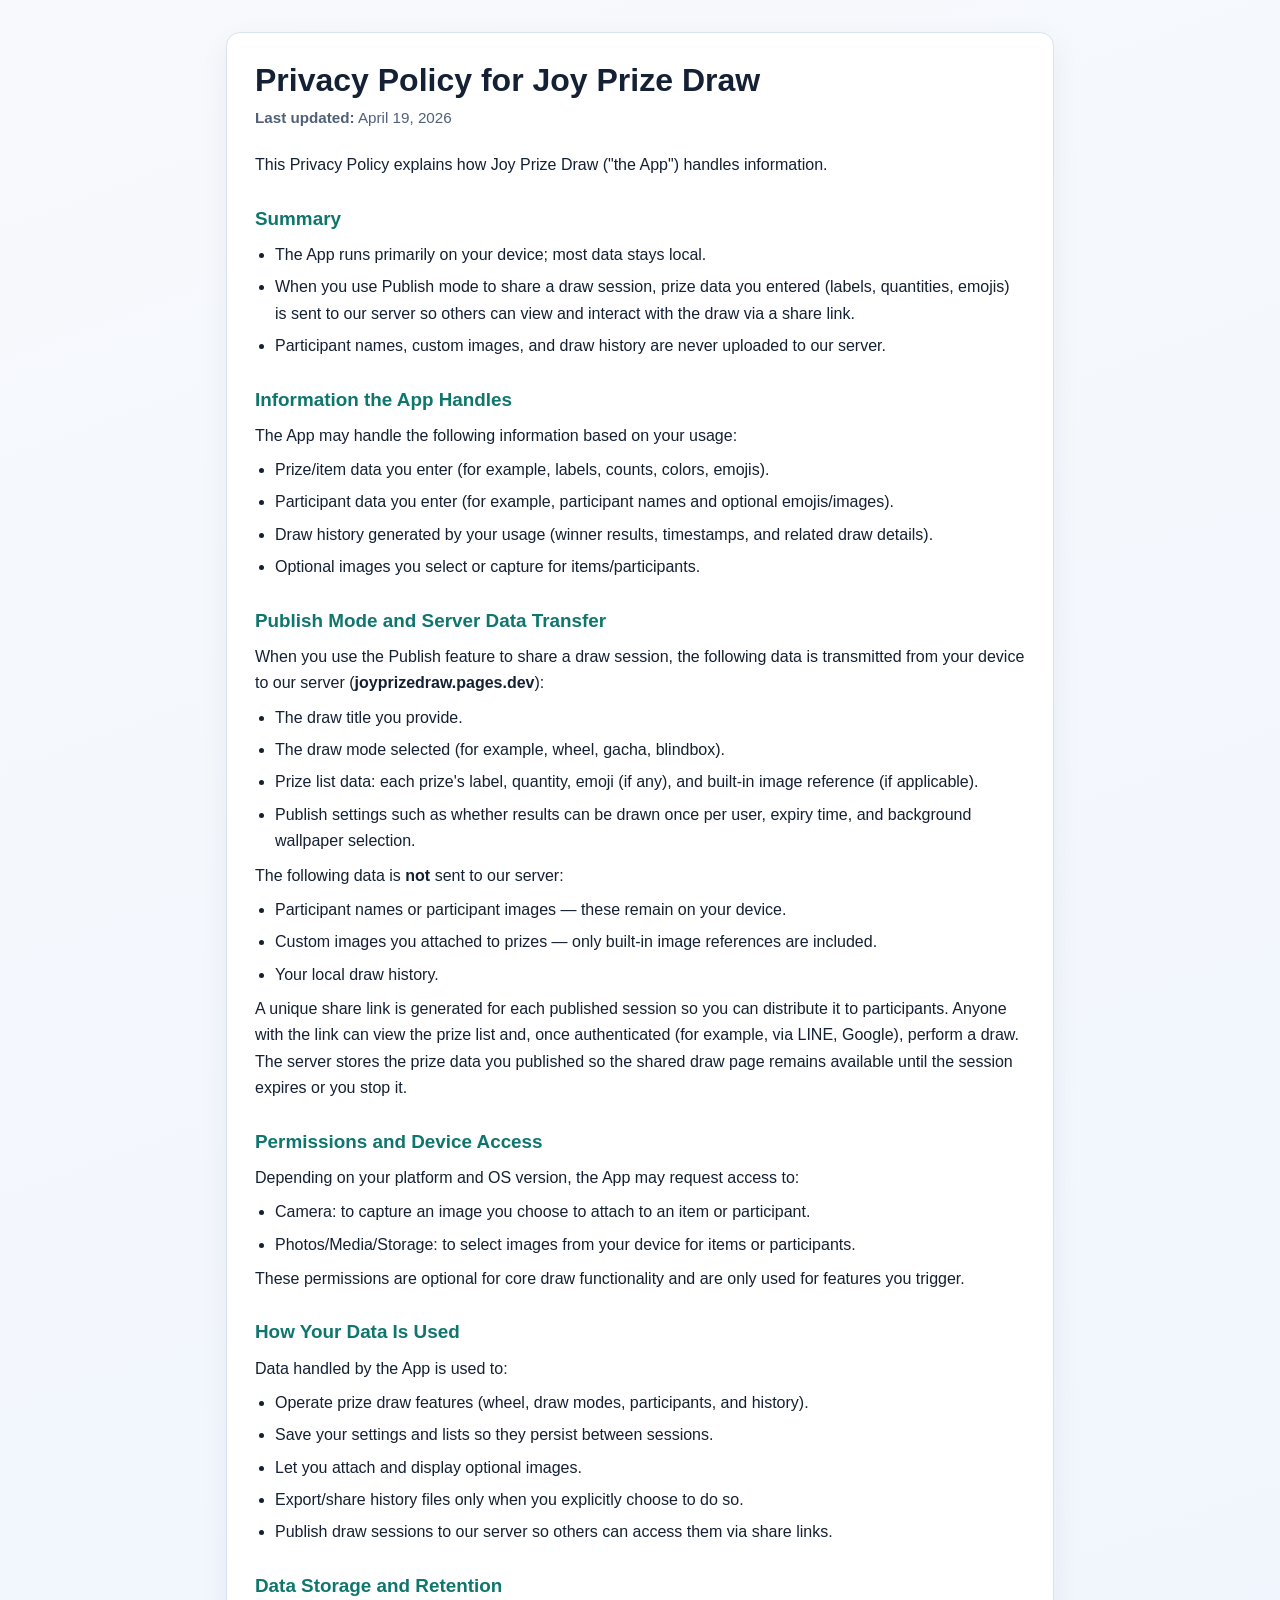
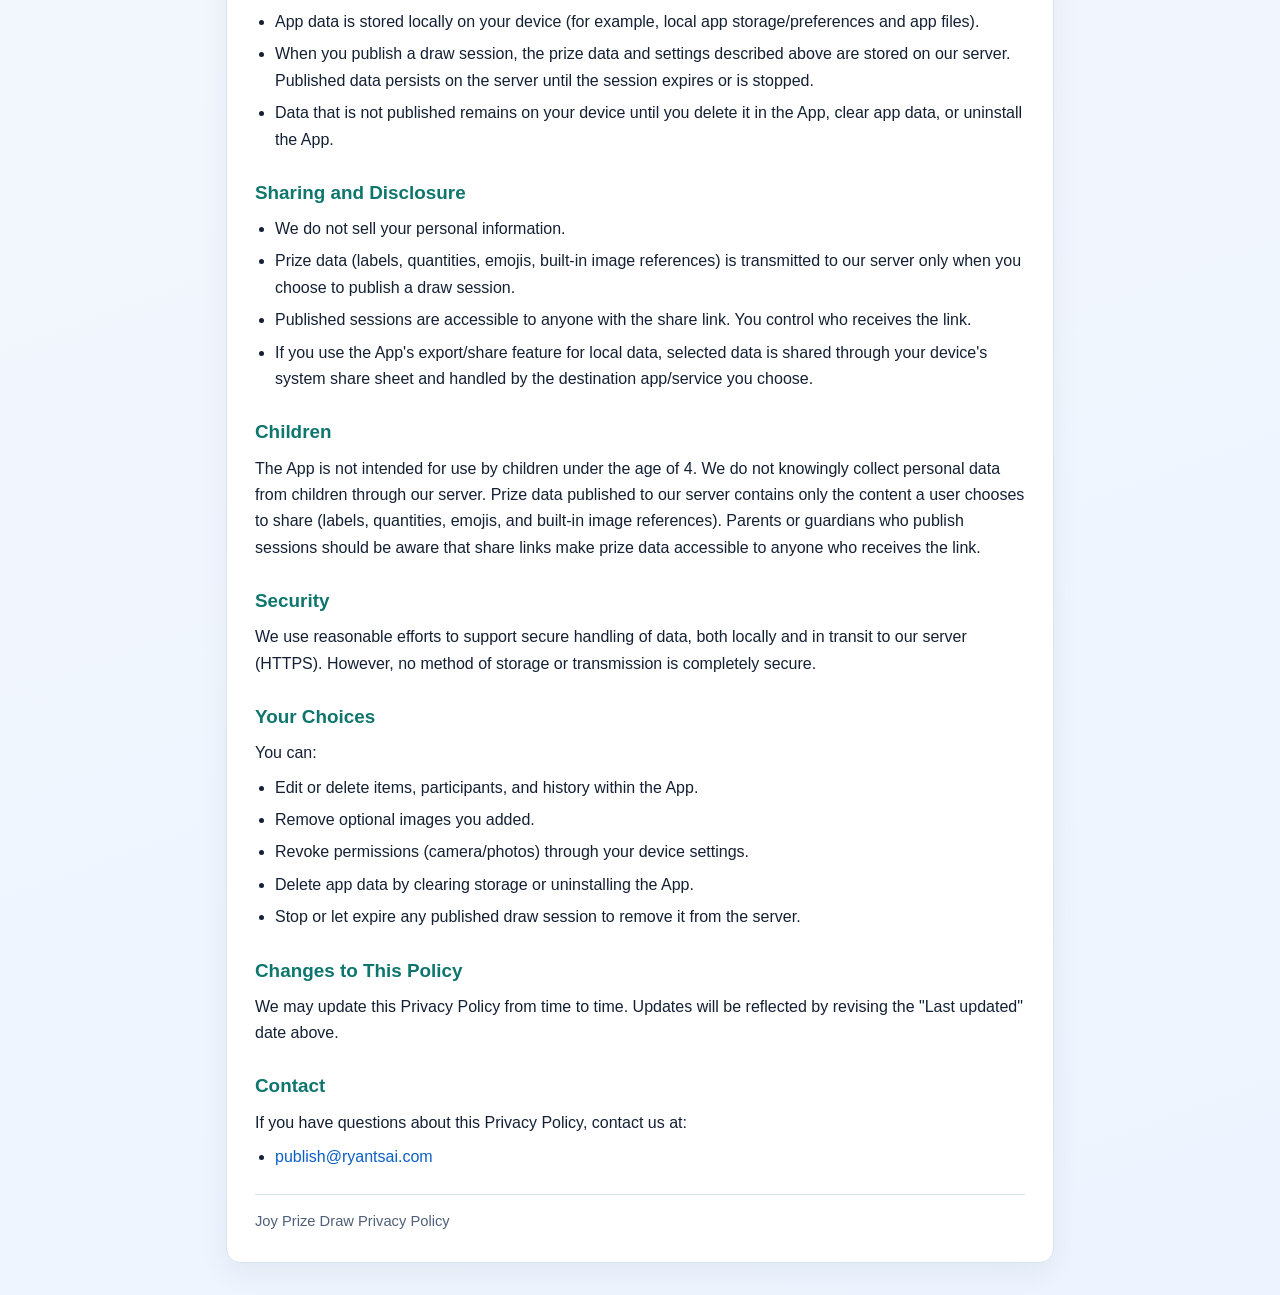
<file: privacy.html>
<!doctype html>
<html lang="en">

<head>
  <meta charset="utf-8">
  <meta name="viewport" content="width=device-width, initial-scale=1">
  <title>Privacy Policy - Joy Prize Draw</title>
  <meta name="description" content="Privacy Policy for Joy Prize Draw">
  <style>
    :root {
      --bg: #f7f9fc;
      --card: #ffffff;
      --text: #142033;
      --muted: #506078;
      --line: #d9e2ef;
      --accent: #0f766e;
    }

    * {
      box-sizing: border-box;
    }

    body {
      margin: 0;
      font-family: "Segoe UI", Roboto, "Noto Sans", Arial, sans-serif;
      background: linear-gradient(160deg, #f7f9fc 0%, #edf4ff 100%);
      color: var(--text);
      line-height: 1.65;
    }

    .wrap {
      max-width: 860px;
      margin: 32px auto;
      padding: 0 16px;
    }

    .card {
      background: var(--card);
      border: 1px solid var(--line);
      border-radius: 14px;
      padding: 28px;
      box-shadow: 0 10px 30px rgba(20, 32, 51, 0.06);
    }

    h1 {
      margin: 0 0 6px;
      font-size: 2rem;
      line-height: 1.2;
    }

    .updated {
      margin: 0 0 22px;
      color: var(--muted);
      font-size: 0.95rem;
    }

    h2 {
      margin-top: 24px;
      margin-bottom: 8px;
      font-size: 1.18rem;
      color: var(--accent);
    }

    p {
      margin: 8px 0;
    }

    ul {
      margin: 8px 0 8px 20px;
      padding: 0;
    }

    li {
      margin: 6px 0;
    }

    a {
      color: #0b5ec8;
      text-decoration: none;
    }

    a:hover {
      text-decoration: underline;
    }

    footer {
      margin-top: 24px;
      padding-top: 14px;
      border-top: 1px solid var(--line);
      color: var(--muted);
      font-size: 0.92rem;
    }
  </style>
</head>

<body>
  <main class="wrap">
    <article class="card">
      <h1>Privacy Policy for Joy Prize Draw</h1>
      <p class="updated"><strong>Last updated:</strong> April 19, 2026</p>

      <p>This Privacy Policy explains how Joy Prize Draw ("the App") handles information.</p>

      <h2>Summary</h2>
      <ul>
        <li>The App runs primarily on your device; most data stays local.</li>
        <li>When you use Publish mode to share a draw session, prize data you entered (labels, quantities, emojis) is
          sent to our server so others can view and interact with the draw via a share link.</li>
        <li>Participant names, custom images, and draw history are never uploaded to our server.</li>
      </ul>

      <h2>Information the App Handles</h2>
      <p>The App may handle the following information based on your usage:</p>
      <ul>
        <li>Prize/item data you enter (for example, labels, counts, colors, emojis).</li>
        <li>Participant data you enter (for example, participant names and optional emojis/images).</li>
        <li>Draw history generated by your usage (winner results, timestamps, and related draw details).</li>
        <li>Optional images you select or capture for items/participants.</li>
      </ul>

      <h2>Publish Mode and Server Data Transfer</h2>
      <p>When you use the Publish feature to share a draw session, the following data is transmitted from your device to
        our server (<strong>joyprizedraw.pages.dev</strong>):</p>
      <ul>
        <li>The draw title you provide.</li>
        <li>The draw mode selected (for example, wheel, gacha, blindbox).</li>
        <li>Prize list data: each prize's label, quantity, emoji (if any), and built-in image reference (if applicable).
        </li>
        <li>Publish settings such as whether results can be drawn once per user, expiry time, and background wallpaper
          selection.</li>
      </ul>
      <p>The following data is <strong>not</strong> sent to our server:</p>
      <ul>
        <li>Participant names or participant images — these remain on your device.</li>
        <li>Custom images you attached to prizes — only built-in image references are included.</li>
        <li>Your local draw history.</li>
      </ul>
      <p>A unique share link is generated for each published session so you can distribute it to participants. Anyone
        with the link can view the prize list and, once authenticated (for example, via LINE, Google), perform a draw.
        The server stores the prize data you published so the shared draw page remains available until the session
        expires or you stop it.</p>

      <h2>Permissions and Device Access</h2>
      <p>Depending on your platform and OS version, the App may request access to:</p>
      <ul>
        <li>Camera: to capture an image you choose to attach to an item or participant.</li>
        <li>Photos/Media/Storage: to select images from your device for items or participants.</li>
      </ul>
      <p>These permissions are optional for core draw functionality and are only used for features you trigger.</p>

      <h2>How Your Data Is Used</h2>
      <p>Data handled by the App is used to:</p>
      <ul>
        <li>Operate prize draw features (wheel, draw modes, participants, and history).</li>
        <li>Save your settings and lists so they persist between sessions.</li>
        <li>Let you attach and display optional images.</li>
        <li>Export/share history files only when you explicitly choose to do so.</li>
        <li>Publish draw sessions to our server so others can access them via share links.</li>
      </ul>

      <h2>Data Storage and Retention</h2>
      <ul>
        <li>App data is stored locally on your device (for example, local app storage/preferences and app files).</li>
        <li>When you publish a draw session, the prize data and settings described above are stored on our server.
          Published data persists on the server until the session expires or is stopped.</li>
        <li>Data that is not published remains on your device until you delete it in the App, clear app data, or
          uninstall the App.</li>
      </ul>

      <h2>Sharing and Disclosure</h2>
      <ul>
        <li>We do not sell your personal information.</li>
        <li>Prize data (labels, quantities, emojis, built-in image references) is transmitted to our server only when
          you choose to publish a draw session.</li>
        <li>Published sessions are accessible to anyone with the share link. You control who receives the link.</li>
        <li>If you use the App's export/share feature for local data, selected data is shared through your device's
          system share sheet and handled by the destination app/service you choose.</li>
      </ul>

      <h2>Children</h2>
      <p>The App is not intended for use by children under the age of 4. We do not knowingly collect personal data from
        children through our server. Prize data published to our server contains only the content a user chooses to
        share (labels, quantities, emojis, and built-in image references). Parents or guardians who publish sessions
        should be aware that share links make prize data accessible to anyone who receives the link.</p>

      <h2>Security</h2>
      <p>We use reasonable efforts to support secure handling of data, both locally and in transit to our server
        (HTTPS). However, no method of storage or transmission is completely secure.</p>

      <h2>Your Choices</h2>
      <p>You can:</p>
      <ul>
        <li>Edit or delete items, participants, and history within the App.</li>
        <li>Remove optional images you added.</li>
        <li>Revoke permissions (camera/photos) through your device settings.</li>
        <li>Delete app data by clearing storage or uninstalling the App.</li>
        <li>Stop or let expire any published draw session to remove it from the server.</li>
      </ul>

      <h2>Changes to This Policy</h2>
      <p>We may update this Privacy Policy from time to time. Updates will be reflected by revising the "Last updated"
        date above.</p>

      <h2>Contact</h2>
      <p>If you have questions about this Privacy Policy, contact us at:</p>
      <ul>
        <li><a href="mailto:publish@ryantsai.com">publish@ryantsai.com</a></li>
      </ul>

      <footer>
        Joy Prize Draw Privacy Policy
      </footer>
    </article>
  </main>
</body>

</html>
</file>
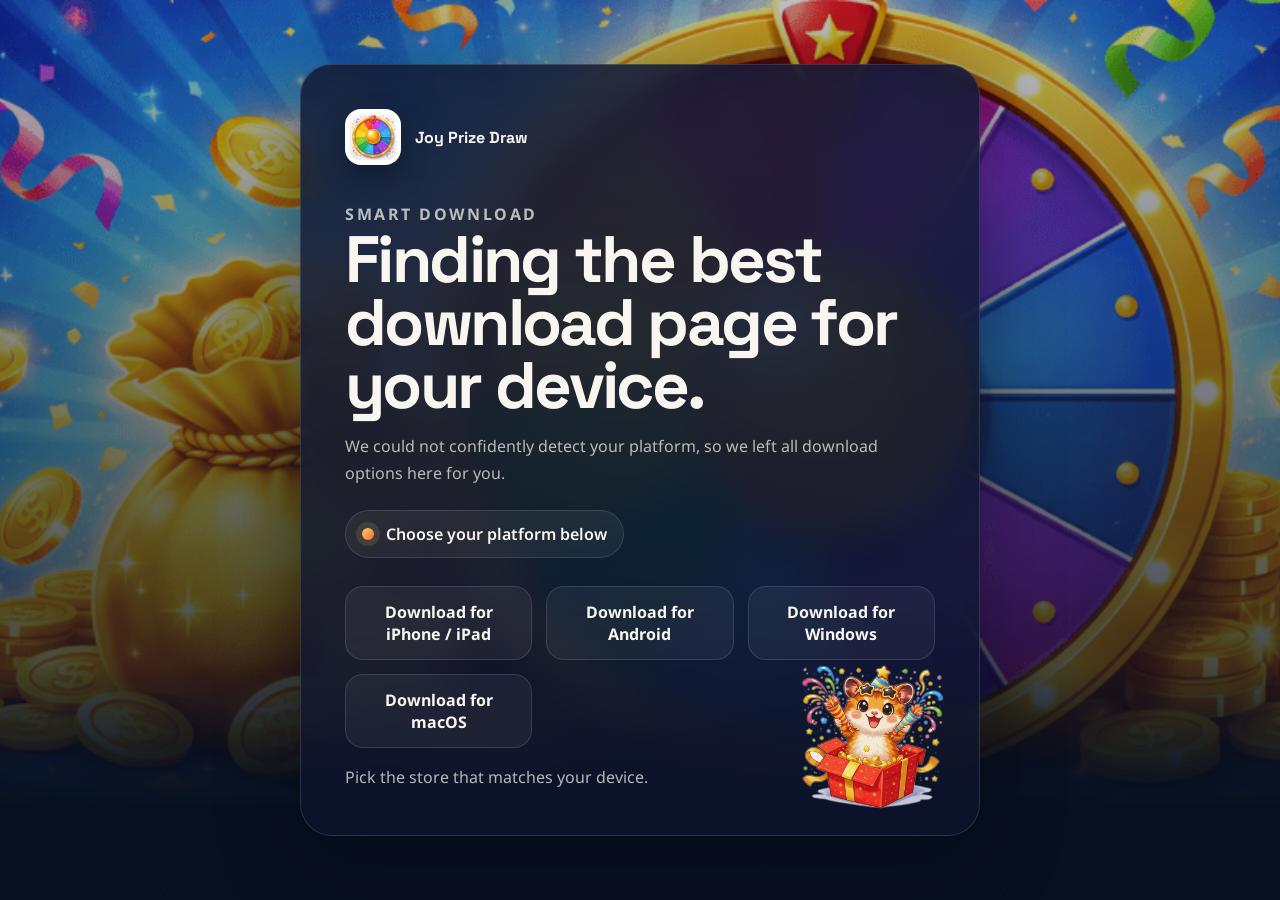
<file: redirect.html>
<!DOCTYPE html>
<html lang="en">
  <head>
    <meta charset="UTF-8" />
    <meta
      name="viewport"
      content="width=device-width, initial-scale=1, viewport-fit=cover"
    />
    <title>Joy Prize Draw Download</title>
    <meta
      name="description"
      content="Get Joy Prize Draw on your device."
    />
    <meta name="theme-color" content="#0d1230" />
    <meta name="robots" content="noindex" />
    <link rel="icon" type="image/png" href="assets/img/app_icon.png" />
    <link rel="preconnect" href="https://fonts.googleapis.com" />
    <link rel="preconnect" href="https://fonts.gstatic.com" crossorigin />
    <link
      href="https://fonts.googleapis.com/css2?family=Noto+Sans:wght@400;500;700;800&family=Space+Grotesk:wght@500;700&display=swap"
      rel="stylesheet"
    />
    <link rel="stylesheet" href="styles.css" />
    <style>
      .redirect-shell {
        position: relative;
        min-height: 100svh;
        overflow: clip;
      }

      .redirect-noise,
      .redirect-backdrop {
        position: absolute;
        inset: 0;
        pointer-events: none;
      }

      .redirect-noise {
        opacity: 0.22;
        background-image:
          radial-gradient(circle at 20% 12%, rgba(255, 255, 255, 0.18) 0 1px, transparent 1px),
          radial-gradient(circle at 78% 24%, rgba(255, 255, 255, 0.16) 0 1px, transparent 1px),
          radial-gradient(circle at 45% 78%, rgba(255, 255, 255, 0.12) 0 1px, transparent 1px);
        background-size: 180px 180px, 210px 210px, 190px 190px;
      }

      .redirect-backdrop {
        inset: 0 0 10%;
        background:
          linear-gradient(180deg, rgba(7, 12, 30, 0.26), rgba(7, 12, 30, 0.84)),
          url("assets/img/store_banner.png") center / cover no-repeat;
        mask-image: linear-gradient(180deg, rgba(0, 0, 0, 1) 82%, transparent 100%);
      }

      .redirect-main {
        position: relative;
        z-index: 1;
        display: grid;
        place-items: center;
        min-height: 100svh;
        padding: 32px 20px;
      }

      .redirect-card {
        width: min(680px, 100%);
        padding: clamp(28px, 4vw, 44px);
        border: 1px solid var(--line);
        border-radius: 32px;
        background: linear-gradient(
          180deg,
          rgba(18, 27, 56, 0.88),
          rgba(13, 20, 44, 0.76)
        );
        box-shadow: var(--shadow);
        backdrop-filter: blur(18px);
      }

      .redirect-brand {
        display: inline-flex;
        align-items: center;
        gap: 14px;
        margin-bottom: 20px;
        font-family: var(--heading-font);
        font-weight: 700;
      }

      .redirect-brand img {
        width: 56px;
        height: 56px;
        border-radius: 16px;
        box-shadow: 0 12px 28px rgba(0, 0, 0, 0.32);
      }

      .redirect-card h1 {
        margin: 0;
        font-family: var(--heading-font);
        font-size: clamp(2.4rem, 6vw, 4.1rem);
        line-height: 0.96;
        letter-spacing: -0.04em;
      }

      .redirect-card p {
        margin: 16px 0 0;
        color: var(--muted);
        font-size: 1rem;
        line-height: 1.7;
      }

      .redirect-status {
        display: inline-flex;
        align-items: center;
        gap: 12px;
        margin-top: 22px;
        padding: 12px 16px;
        border: 1px solid var(--line);
        border-radius: 999px;
        background: rgba(255, 255, 255, 0.05);
        color: var(--text);
        font-weight: 600;
      }

      .redirect-status::before {
        content: "";
        width: 12px;
        height: 12px;
        border-radius: 999px;
        background: linear-gradient(135deg, var(--gold), var(--orange));
        box-shadow: 0 0 0 6px rgba(255, 209, 102, 0.12);
      }

      .redirect-status.pending::before {
        animation: pulse 1.2s ease-in-out infinite;
      }

      .redirect-links {
        display: grid;
        grid-template-columns: repeat(auto-fit, minmax(180px, 1fr));
        gap: 14px;
        margin-top: 28px;
      }

      .redirect-link {
        display: flex;
        align-items: center;
        justify-content: center;
        min-height: 58px;
        padding: 14px 18px;
        border: 1px solid var(--line);
        border-radius: 18px;
        background: rgba(255, 255, 255, 0.05);
        font-weight: 700;
        text-align: center;
        transition:
          transform 180ms ease,
          border-color 180ms ease,
          background 180ms ease;
      }

      .redirect-link:hover,
      .redirect-link:focus-visible {
        transform: translateY(-2px);
        border-color: var(--line-strong);
        background: rgba(255, 255, 255, 0.09);
      }

      .redirect-link.muted {
        color: var(--muted);
        cursor: default;
      }

      .redirect-link.muted:hover,
      .redirect-link.muted:focus-visible {
        transform: none;
        border-color: var(--line);
        background: rgba(255, 255, 255, 0.05);
      }

      .redirect-note {
        margin-top: 18px;
        font-size: 0.92rem;
      }

      .redirect-figure {
        position: absolute;
        right: clamp(14px, 4vw, 32px);
        bottom: clamp(10px, 3vw, 24px);
        width: min(150px, 24vw);
        opacity: 0.95;
        pointer-events: none;
      }

      @keyframes pulse {
        0%,
        100% {
          transform: scale(1);
          opacity: 1;
        }

        50% {
          transform: scale(0.84);
          opacity: 0.64;
        }
      }

      @media (max-width: 720px) {
        .redirect-card {
          border-radius: 26px;
        }

        .redirect-links {
          grid-template-columns: 1fr;
        }

        .redirect-figure {
          width: 108px;
        }
      }
    </style>
  </head>
  <body>
    <div class="redirect-shell">
      <div class="redirect-noise"></div>
      <div class="redirect-backdrop"></div>

      <main class="redirect-main">
        <section class="redirect-card" aria-labelledby="redirect-title">
          <div class="redirect-brand">
            <img src="assets/img/logo.png" alt="" />
            <span>Joy Prize Draw</span>
          </div>

          <p class="eyebrow">Smart Download</p>
          <h1 id="redirect-title">Finding the best download page for your device.</h1>
          <p id="redirect-message">
            We are checking your platform now and will send you to the right store in a moment.
          </p>

          <div
            id="redirect-status"
            class="redirect-status pending"
            aria-live="polite"
          >
            Detecting platform...
          </div>

          <div class="redirect-links" aria-label="Manual download links">
            <a
              class="redirect-link"
              href="https://apps.apple.com/app/joy-prize-draw/id6760652642"
              rel="noreferrer"
            >
              Download for iPhone / iPad
            </a>
            <a
              class="redirect-link"
              href="https://play.google.com/store/apps/details?id=com.ryantsai.joyprizedraw"
              rel="noreferrer"
            >
              Download for Android
            </a>
            <a
              class="redirect-link"
              href="https://apps.microsoft.com/detail/9PJ4WX8N954J"
              rel="noreferrer"
            >
              Download for Windows
            </a>
            <a
              class="redirect-link"
              href="https://apps.apple.com/sn/app/joy-prize-draw/id6760652642?platform=mac"
              rel="noreferrer"
            >
              Download for macOS
            </a>
          </div>

          <p class="redirect-note" id="redirect-note">
            If the redirect does not start, choose your platform above.
          </p>

          <img
            class="redirect-figure"
            src="assets/img/hamster_celebrate.png"
            alt=""
            aria-hidden="true"
          />
        </section>
      </main>
    </div>

    <script>
      (function () {
        const links = {
          ios: "https://apps.apple.com/app/joy-prize-draw/id6760652642",
          macos:
            "https://apps.apple.com/sn/app/joy-prize-draw/id6760652642?platform=mac",
          android:
            "https://play.google.com/store/apps/details?id=com.ryantsai.joyprizedraw",
          windows: "https://apps.microsoft.com/detail/9PJ4WX8N954J",
        };

        const status = document.getElementById("redirect-status");
        const message = document.getElementById("redirect-message");
        const note = document.getElementById("redirect-note");

        function getPlatformInfo() {
          const userAgent = navigator.userAgent || "";
          const vendor = navigator.vendor || "";
          const platform =
            (navigator.userAgentData && navigator.userAgentData.platform) ||
            navigator.platform ||
            "";
          const maxTouchPoints = navigator.maxTouchPoints || 0;

          const isWindows = /Win/i.test(platform) || /Windows/i.test(userAgent);
          const isAndroid = /Android/i.test(userAgent);
          const isIPhoneOrIPad =
            /iPhone|iPad|iPod/i.test(userAgent) ||
            (platform === "MacIntel" && maxTouchPoints > 1);
          const isMac =
            /Mac/i.test(platform) &&
            !isIPhoneOrIPad &&
            !/CriOS/i.test(userAgent);

          if (isIPhoneOrIPad) {
            return { key: "ios", label: "iPhone or iPad" };
          }

          if (isAndroid) {
            return { key: "android", label: "Android" };
          }

          if (isWindows) {
            return { key: "windows", label: "Windows" };
          }

          if (isMac || /Mac OS X/i.test(userAgent) || /Apple/i.test(vendor)) {
            return { key: "macos", label: "macOS" };
          }

          return { key: "unknown", label: "your device" };
        }

        const platformInfo = getPlatformInfo();

        if (platformInfo.key in links) {
          status.textContent = "Redirecting to the " + platformInfo.label + " download page...";
          message.textContent =
            "We detected " +
            platformInfo.label +
            " and are sending you to the right store now.";
          note.textContent =
            "If nothing happens, use the matching download link below.";

          window.setTimeout(function () {
            window.location.replace(links[platformInfo.key]);
          }, 250);
          return;
        }

        status.classList.remove("pending");

        status.textContent = "Choose your platform below";
        message.textContent =
          "We could not confidently detect your platform, so we left all download options here for you.";
        note.textContent = "Pick the store that matches your device.";
      })();
    </script>
  </body>
</html>
</file>
<file: colors_and_type.css>
/* =====================================================================
   Joy Prize Draw — Colors & Type
   Foundation tokens. Import this anywhere you need the brand.
   --------------------------------------------------------------------- */

/* Fonts ---------------------------------------------------------------
   Brand face: jf open 粉圓 (jf-openhuninn) — a friendly humanist face,
   bundled in fonts/. Single weight; we map the 300/400/500 tokens to it.
   For older artifacts that referenced ABC Oracle / Inter Tight, the
   --font-display chain still falls back gracefully.
*/
@font-face {
  font-family: "Huninn";
  src: url("fonts/jf-openhuninn-2.1.woff2") format("woff2");
  font-weight: 300 500;
  font-style: normal;
  font-display: swap;
}

:root {
  /* ---------- Colors: brand palette --------------------------------- */
  --color-ink-black:        #000000;  /* primary text, icons, borders */
  --color-snow:             #ffffff;  /* card surfaces (90% opacity) */
  --color-canvas:           #f8f8f8;  /* page background */
  --color-fog:              #efefef;  /* sticky header */
  --color-pebble:           #d9d9d9;  /* neutral filled buttons */
  --color-ash:              #7c7c7c;  /* secondary body, subtle borders */
  --color-graphite:         #636363;  /* body text, secondary copy */
  --color-slate:            #959595;  /* tertiary text, captions */
  --color-steel:            #aeaeae;  /* disabled, indicator dots */

  /* Spectrum gradient stops — used WITHIN the gradient, not as solids */
  --color-rose-quartz:      #c679c4;
  --color-spectrum-red:     #fa3d1d;
  --color-marigold:         #ffb005;
  --color-lavender:         #e1e1fe;
  --color-signal-blue:      #0358f7;
  --color-hot-pink:         #fd02f5;

  /* The signature gradient — replaces a traditional brand color */
  --gradient-spectrum: linear-gradient(
    90deg,
    #c679c4 0%,
    #fa3d1d 25%,
    #ffb005 50%,
    #e1e1fe 75%,
    #0358f7 100%
  );

  /* ---------- Semantic surfaces ------------------------------------- */
  --surface-canvas:         var(--color-canvas);
  --surface-header:         var(--color-fog);
  --surface-card:           rgba(255, 255, 255, 0.9);
  --surface-button-fill:    var(--color-pebble);
  --surface-soft:           rgba(0, 0, 0, 0.04);   /* announcement pill */

  /* ---------- Semantic text ----------------------------------------- */
  --text-primary:           var(--color-ink-black);
  --text-secondary:         var(--color-graphite);
  --text-tertiary:          var(--color-slate);
  --text-disabled:          var(--color-steel);
  --text-on-fill:           rgba(0, 0, 0, 0.85);

  /* ---------- Type families ----------------------------------------- */
  --font-display: "Huninn", "ABC Oracle", "Inter Tight", ui-sans-serif, system-ui,
                  -apple-system, BlinkMacSystemFont, "Segoe UI", Roboto, sans-serif;
  --font-body:    var(--font-display);

  /* ---------- Type scale (raw tokens) ------------------------------- */
  --text-caption:           10px;   --leading-caption:     1.5;
  --text-body-sm:           14px;   --leading-body-sm:     1.5;
  --text-body:              16px;   --leading-body:        1.5;
  --text-subheading:        18px;   --leading-subheading:  1.33;
  --text-heading-sm:        22px;   --leading-heading-sm:  1.25;   --tracking-heading-sm: -0.44px;
  --text-heading:           50px;   --leading-heading:     1.18;   --tracking-heading:    -2px;
  --text-heading-lg:        54px;   --leading-heading-lg:  1.17;   --tracking-heading-lg: -2.16px;
  --text-display:           72px;   --leading-display:     1.11;   --tracking-display:    -2.88px;

  --weight-light:           300;
  --weight-regular:         400;
  --weight-medium:          500;

  /* ---------- Spacing ---------------------------------------------- */
  --spacing-unit:   8px;
  --spacing-5:      5px;
  --spacing-6:      6px;
  --spacing-10:    10px;
  --spacing-14:    14px;
  --spacing-15:    15px;
  --spacing-20:    20px;
  --spacing-24:    24px;
  --spacing-32:    32px;
  --spacing-34:    34px;

  /* ---------- Layout ------------------------------------------------ */
  --page-max-width:    1200px;
  --section-gap:       100px;
  --card-padding:       32px;
  --element-gap:        18px;

  /* ---------- Radii ------------------------------------------------- */
  --radius-img:      10px;
  --radius-nav:      16px;
  --radius-banner:   20px;
  --radius-card:     30px;
  --radius-button:   30px;
  --radius-container:40px;
  --radius-pill:     9999px;

  /* ---------- Shadows ---------------------------------------------- */
  --shadow-sm:  rgba(0, 0, 0, 0.08) 0px 0px 8px 0px;

  /* ---------- Motion ----------------------------------------------- */
  --ease-micro:    0.2s ease;
  --ease-chroma:   0.9s cubic-bezier(0.77, 0, 0.175, 1);
}

/* =====================================================================
   Semantic element styles — apply directly or as @apply-style references
   --------------------------------------------------------------------- */

html, body {
  background: var(--surface-canvas);
  color: var(--text-primary);
  font-family: var(--font-body);
  font-size: var(--text-body);
  line-height: var(--leading-body);
  font-weight: var(--weight-regular);
  -webkit-font-smoothing: antialiased;
  text-rendering: optimizeLegibility;
}

.h-display, h1.display {
  font-family: var(--font-display);
  font-size: var(--text-display);
  line-height: var(--leading-display);
  letter-spacing: var(--tracking-display);
  font-weight: var(--weight-light);
  color: var(--text-primary);
}

.h-lg, h1 {
  font-family: var(--font-display);
  font-size: var(--text-heading-lg);
  line-height: var(--leading-heading-lg);
  letter-spacing: var(--tracking-heading-lg);
  font-weight: var(--weight-light);
  color: var(--text-primary);
}

.h-md, h2 {
  font-family: var(--font-display);
  font-size: var(--text-heading);
  line-height: var(--leading-heading);
  letter-spacing: var(--tracking-heading);
  font-weight: var(--weight-light);
  color: var(--text-primary);
}

.h-sm, h3 {
  font-family: var(--font-display);
  font-size: var(--text-heading-sm);
  line-height: var(--leading-heading-sm);
  letter-spacing: var(--tracking-heading-sm);
  font-weight: var(--weight-medium);
  color: var(--text-primary);
}

.subheading, h4 {
  font-size: var(--text-subheading);
  line-height: var(--leading-subheading);
  font-weight: var(--weight-regular);
  color: var(--text-secondary);
}

p, .body { font-size: var(--text-body); line-height: var(--leading-body); color: var(--text-secondary); }
.body-sm { font-size: var(--text-body-sm); line-height: var(--leading-body-sm); color: var(--text-secondary); }
.caption  { font-size: var(--text-caption);  line-height: var(--leading-caption);  color: var(--text-tertiary); }

a {
  color: var(--text-primary);
  text-decoration: underline;
  text-decoration-color: currentColor;
  transition: text-decoration-color var(--ease-micro);
}
a:hover { text-decoration-color: rgba(0,0,0,0.3); }

/* =====================================================================
   Surface utilities
   --------------------------------------------------------------------- */
.surface-card {
  background: var(--surface-card);
  -webkit-backdrop-filter: blur(24px);
  backdrop-filter: blur(24px);
  border-radius: var(--radius-card);
  padding: var(--card-padding);
  box-shadow: var(--shadow-sm);
}

.surface-header {
  background: var(--surface-header);
  -webkit-backdrop-filter: blur(24px);
  backdrop-filter: blur(24px);
}

/* =====================================================================
   Buttons
   --------------------------------------------------------------------- */
.btn {
  font-family: var(--font-display);
  font-size: var(--text-body-sm);
  font-weight: var(--weight-medium);
  letter-spacing: 0;
  border: none;
  cursor: pointer;
  display: inline-flex;
  align-items: center;
  justify-content: center;
  gap: 8px;
  white-space: nowrap;
  transition: background-color var(--ease-micro), color var(--ease-micro);
}

.btn-filled {
  background: var(--surface-button-fill);
  color: var(--text-on-fill);
  border-radius: var(--radius-button);
  padding: 12px 22px;
}
.btn-filled:hover { background: var(--color-ink-black); color: #fff; }

.btn-ghost {
  background: transparent;
  color: var(--text-on-fill);
  border-radius: var(--radius-pill);
  padding: 10px 18px;
}
.btn-ghost:hover { background: rgba(0,0,0,0.04); }

.btn-soft {
  background: var(--surface-soft);
  color: var(--text-on-fill);
  border-radius: var(--radius-nav);
  padding: 10px 24px;
}
.btn-soft:hover { background: rgba(0,0,0,0.08); }
</file>
<file: styles.css>
:root {
  color-scheme: dark;
  --bg: #091123;
  --bg-soft: #111b37;
  --surface: rgba(13, 20, 44, 0.66);
  --surface-strong: rgba(18, 27, 56, 0.88);
  --line: rgba(255, 255, 255, 0.12);
  --line-strong: rgba(255, 255, 255, 0.22);
  --text: #f8f6ef;
  --muted: rgba(248, 246, 239, 0.72);
  --gold: #ffd166;
  --orange: #ff6b35;
  --teal: #4ecdc4;
  --shadow: 0 24px 80px rgba(1, 6, 20, 0.45);
  --container: min(1180px, calc(100vw - 40px));
  --header-height: 84px;
  --heading-font: "Space Grotesk", "Noto Sans", "Noto Sans SC", "Noto Sans TC",
    "Noto Sans JP", "Noto Sans KR", sans-serif;
  --body-font: "Noto Sans", "Noto Sans SC", "Noto Sans TC", "Noto Sans JP",
    "Noto Sans KR", sans-serif;
}

*,
*::before,
*::after {
  box-sizing: border-box;
}

html {
  scroll-behavior: smooth;
}

body {
  margin: 0;
  min-width: 320px;
  background:
    radial-gradient(circle at top, rgba(78, 205, 196, 0.22), transparent 28%),
    radial-gradient(circle at 80% 18%, rgba(255, 209, 102, 0.28), transparent 24%),
    linear-gradient(180deg, #0b1330 0%, #091123 24%, #07101f 100%);
  color: var(--text);
  font-family: var(--body-font);
}

img {
  display: block;
  max-width: 100%;
}

a {
  color: inherit;
  text-decoration: none;
}

button,
select {
  font: inherit;
}

.page-shell {
  overflow-x: clip;
}

.container {
  width: var(--container);
  margin: 0 auto;
}

.site-header {
  position: fixed;
  inset: 0 0 auto;
  z-index: 30;
  height: var(--header-height);
  display: flex;
  align-items: center;
  justify-content: space-between;
  gap: 24px;
  padding: 18px max(20px, calc((100vw - var(--container)) / 2));
  background: linear-gradient(
    180deg,
    rgba(7, 12, 30, 0.88),
    rgba(7, 12, 30, 0.45) 68%,
    rgba(7, 12, 30, 0)
  );
  backdrop-filter: blur(18px);
}

.brand {
  display: inline-flex;
  align-items: center;
  gap: 12px;
  min-width: 0;
  font-family: var(--heading-font);
  font-size: 0.95rem;
  font-weight: 700;
  letter-spacing: 0.02em;
}

.brand img {
  width: 46px;
  height: 46px;
  border-radius: 14px;
  box-shadow: 0 10px 24px rgba(0, 0, 0, 0.32);
}

.site-nav {
  display: inline-flex;
  align-items: center;
  gap: 26px;
  color: var(--muted);
  font-size: 0.94rem;
}

.site-nav a {
  position: relative;
  transition: color 180ms ease;
}

.site-nav a::after {
  content: "";
  position: absolute;
  left: 0;
  bottom: -8px;
  width: 100%;
  height: 2px;
  transform: scaleX(0);
  transform-origin: left center;
  border-radius: 999px;
  background: linear-gradient(90deg, var(--gold), var(--orange));
  transition: transform 180ms ease;
}

.site-nav a:hover,
.site-nav a:focus-visible {
  color: var(--text);
}

.site-nav a:hover::after,
.site-nav a:focus-visible::after {
  transform: scaleX(1);
}

.language-control {
  display: inline-flex;
  align-items: center;
  gap: 12px;
  padding: 10px 14px;
  border: 1px solid var(--line);
  border-radius: 999px;
  background: rgba(11, 18, 42, 0.58);
}

.language-control label {
  color: var(--muted);
  font-size: 0.9rem;
}

.language-control select {
  min-width: 126px;
  border: 0;
  outline: none;
  padding-right: 28px;
  color: var(--text);
  background-color: rgba(8, 14, 35, 0.92);
  background-image:
    linear-gradient(45deg, transparent 50%, rgba(248, 246, 239, 0.82) 50%),
    linear-gradient(135deg, rgba(248, 246, 239, 0.82) 50%, transparent 50%);
  background-position:
    calc(100% - 16px) calc(50% - 2px),
    calc(100% - 10px) calc(50% - 2px);
  background-repeat: no-repeat;
  background-size: 6px 6px;
  border-radius: 999px;
  appearance: none;
  -webkit-appearance: none;
}

.language-control select option {
  color: #091123;
  background: #f8f6ef;
}

.hero {
  position: relative;
  min-height: 100svh;
  padding-top: calc(var(--header-height) + 42px);
  padding-bottom: 48px;
}

.hero-noise,
.hero-backdrop {
  position: absolute;
  inset: 0;
  pointer-events: none;
}

.hero-noise {
  opacity: 0.22;
  background-image:
    radial-gradient(circle at 20% 12%, rgba(255, 255, 255, 0.18) 0 1px, transparent 1px),
    radial-gradient(circle at 78% 24%, rgba(255, 255, 255, 0.16) 0 1px, transparent 1px),
    radial-gradient(circle at 45% 78%, rgba(255, 255, 255, 0.12) 0 1px, transparent 1px);
  background-size: 180px 180px, 210px 210px, 190px 190px;
}

.hero-backdrop {
  inset: 0 0 18%;
  background:
    linear-gradient(90deg, rgba(7, 12, 30, 0.94) 0%, rgba(7, 12, 30, 0.76) 42%, rgba(7, 12, 30, 0.3) 70%, rgba(7, 12, 30, 0.14) 100%),
    url("assets/img/store_banner.png") center / cover no-repeat;
  mask-image: linear-gradient(180deg, rgba(0, 0, 0, 1) 78%, transparent 100%);
}

.hero-grid {
  position: relative;
  display: grid;
  grid-template-columns: minmax(0, 1.02fr) minmax(360px, 0.98fr);
  align-items: center;
  gap: clamp(28px, 5vw, 72px);
  min-height: calc(100svh - var(--header-height) - 42px);
}

.hero-copy {
  position: relative;
  z-index: 1;
  max-width: 39rem;
}

.eyebrow {
  margin: 0 0 14px;
  color: #ffe8a3;
  font-size: 0.82rem;
  font-weight: 700;
  letter-spacing: 0.16em;
  text-transform: uppercase;
}

.hero h1,
.section h2 {
  margin: 0;
  font-family: var(--heading-font);
  font-weight: 700;
  line-height: 0.95;
  letter-spacing: -0.04em;
}

.hero h1 {
  max-width: 11ch;
  font-size: clamp(3.2rem, 7vw, 7.3rem);
  text-wrap: balance;
}

.hero h1 .accent {
  color: #fff2c0;
}

.hero-lead,
.section-lead,
.section-head p:last-child,
.feature-item p,
.mode-copy p,
.story-steps p,
.audience-card p,
.faq-item p,
.cta-note,
#footer-tagline {
  color: var(--muted);
  line-height: 1.7;
  font-size: 1rem;
}

.hero-lead {
  max-width: 34rem;
  margin: 24px 0 0;
  font-size: 1.07rem;
}

.hero-actions {
  display: flex;
  flex-wrap: wrap;
  gap: 14px;
  margin-top: 32px;
}

.button {
  display: inline-flex;
  align-items: center;
  justify-content: center;
  min-height: 54px;
  padding: 0 22px;
  border-radius: 999px;
  border: 1px solid transparent;
  font-weight: 700;
  letter-spacing: 0.01em;
  transition:
    transform 180ms ease,
    border-color 180ms ease,
    background 180ms ease,
    color 180ms ease,
    box-shadow 180ms ease;
}

.button:hover,
.button:focus-visible {
  transform: translateY(-2px);
}

.button-primary {
  background: linear-gradient(135deg, var(--gold) 0%, var(--orange) 100%);
  color: #201300;
  box-shadow: 0 18px 32px rgba(255, 107, 53, 0.26);
}

.button-secondary {
  border-color: var(--line-strong);
  background: rgba(255, 255, 255, 0.04);
  color: var(--text);
}

.button-secondary:hover,
.button-secondary:focus-visible {
  border-color: rgba(255, 255, 255, 0.34);
  background: rgba(255, 255, 255, 0.08);
}

.hero-stats {
  display: grid;
  grid-template-columns: repeat(3, minmax(0, 1fr));
  gap: 16px;
  margin: 38px 0 0;
  padding: 0;
  list-style: none;
}

.hero-stats li {
  padding-top: 18px;
  border-top: 1px solid var(--line);
}

.hero-stats strong {
  display: block;
  margin-bottom: 6px;
  font-family: var(--heading-font);
  font-size: clamp(1.2rem, 2vw, 1.7rem);
  font-weight: 700;
}

.hero-stats span,
.hero-note,
.footer-brand,
#footer-meta {
  color: var(--muted);
}

.hero-note {
  max-width: 34rem;
  margin: 20px 0 0;
  font-size: 0.92rem;
}

.hero-visual {
  position: relative;
  isolation: isolate;
  min-height: 640px;
}

.visual-halo {
  position: absolute;
  border-radius: 50%;
  filter: blur(30px);
}

.halo-one {
  inset: 12% 16% auto auto;
  width: 230px;
  height: 230px;
  background: rgba(255, 209, 102, 0.36);
  animation: pulse 8s ease-in-out infinite;
}

.halo-two {
  inset: auto auto 10% 8%;
  width: 240px;
  height: 240px;
  background: rgba(78, 205, 196, 0.26);
  animation: pulse 10s ease-in-out infinite reverse;
}

.visual-banner {
  position: absolute;
  inset: 15% 10% 12% 12%;
  width: auto;
  height: 64%;
  object-fit: cover;
  border-radius: 42px;
  opacity: 0.34;
  filter: saturate(1.1) blur(0.8px);
  box-shadow: var(--shadow);
}

.visual-wheel {
  position: absolute;
  top: 3%;
  left: 18%;
  width: min(68%, 540px);
  transform-origin: center center;
  animation: slow-spin 26s linear infinite;
  filter: drop-shadow(0 28px 50px rgba(0, 0, 0, 0.4));
}

.visual-machine {
  position: absolute;
  filter: drop-shadow(0 18px 40px rgba(0, 0, 0, 0.34));
}

.visual-gacha {
  left: -4%;
  bottom: 2%;
  width: clamp(168px, 34%, 260px);
  animation: float-soft 6.5s ease-in-out infinite;
}

.visual-slot {
  right: -1%;
  bottom: 4%;
  width: clamp(220px, 44%, 360px);
  animation: float-soft 7.4s ease-in-out infinite reverse;
}

.visual-lottery {
  right: 7%;
  top: 18%;
  width: clamp(140px, 28%, 240px);
  animation: float-soft 5.8s ease-in-out infinite;
}

.visual-chip {
  position: absolute;
  z-index: 1;
  display: inline-flex;
  align-items: center;
  gap: 10px;
  padding: 12px 16px;
  border: 1px solid rgba(255, 255, 255, 0.16);
  border-radius: 999px;
  background: rgba(8, 14, 35, 0.68);
  box-shadow: 0 18px 32px rgba(0, 0, 0, 0.24);
  font-size: 0.92rem;
}

.visual-chip::before {
  content: "";
  width: 10px;
  height: 10px;
  border-radius: 50%;
  background: linear-gradient(135deg, var(--gold), var(--orange));
  box-shadow: 0 0 18px rgba(255, 209, 102, 0.5);
}

.chip-top {
  top: 10%;
  right: -4%;
}

.chip-bottom {
  bottom: 9%;
  left: 8%;
}

.section {
  position: relative;
  padding: 116px 0;
}

.section-head {
  display: grid;
  gap: 16px;
  max-width: 48rem;
  margin-bottom: 34px;
}

.section-head.compact {
  max-width: 40rem;
}

.section h2 {
  font-size: clamp(2.3rem, 4.8vw, 4.6rem);
  text-wrap: balance;
}

.mode-grid {
  display: grid;
  grid-template-columns: repeat(4, minmax(0, 1fr));
  gap: 18px;
}

.mode-card {
  position: relative;
  overflow: hidden;
  min-height: 320px;
  border: 1px solid var(--line);
  border-radius: 32px;
  background:
    linear-gradient(180deg, rgba(255, 255, 255, 0.08), rgba(255, 255, 255, 0.02)),
    rgba(8, 13, 31, 0.62);
  box-shadow: var(--shadow);
  transition:
    transform 220ms ease,
    border-color 220ms ease,
    background 220ms ease;
}

.mode-card:hover,
.mode-card:focus-within {
  transform: translateY(-6px);
  border-color: rgba(255, 255, 255, 0.22);
  background:
    linear-gradient(180deg, rgba(255, 255, 255, 0.1), rgba(255, 255, 255, 0.03)),
    rgba(10, 16, 38, 0.7);
}

.mode-card img,
.mode-card .mode-illustration {
  width: 100%;
  aspect-ratio: 1 / 1;
  object-fit: cover;
}

.mode-card .mode-illustration {
  display: grid;
  place-items: center;
  background:
    radial-gradient(circle at 30% 30%, rgba(255, 209, 102, 0.54), transparent 38%),
    radial-gradient(circle at 70% 64%, rgba(78, 205, 196, 0.34), transparent 40%),
    linear-gradient(160deg, rgba(255, 122, 162, 0.16), rgba(15, 23, 53, 0.94));
}

.mode-symbol {
  font-family: var(--heading-font);
  font-size: clamp(3rem, 7vw, 4.8rem);
  line-height: 1;
}

.mode-copy {
  position: absolute;
  inset: auto 0 0;
  padding: 18px 20px 22px;
  background: linear-gradient(180deg, rgba(9, 14, 34, 0), rgba(9, 14, 34, 0.94) 36%);
}

.mode-copy h3,
.story-steps h3,
.feature-item h3,
.audience-card h3,
.faq-item h3 {
  margin: 0 0 8px;
  font-family: var(--heading-font);
  font-size: 1.16rem;
  letter-spacing: -0.03em;
}

.mode-copy p {
  margin: 0;
  font-size: 0.95rem;
}

.section-workflow {
  position: relative;
  background:
    linear-gradient(180deg, rgba(17, 27, 55, 0.6), rgba(9, 17, 35, 0.18)),
    radial-gradient(circle at top left, rgba(255, 209, 102, 0.18), transparent 34%);
}

.workflow-grid,
.section-organizers {
  display: grid;
  grid-template-columns: minmax(0, 1fr) minmax(320px, 0.92fr);
  gap: clamp(28px, 5vw, 64px);
  align-items: center;
}

.story-steps {
  display: grid;
  gap: 16px;
  margin: 32px 0 0;
  padding: 0;
  list-style: none;
}

.story-steps li {
  display: grid;
  grid-template-columns: 58px minmax(0, 1fr);
  gap: 18px;
  padding: 18px 0;
  border-top: 1px solid var(--line);
}

.step-index {
  display: inline-grid;
  place-items: center;
  width: 48px;
  height: 48px;
  border-radius: 50%;
  background: linear-gradient(135deg, rgba(255, 209, 102, 0.16), rgba(255, 107, 53, 0.18));
  color: #fff2c0;
  font-family: var(--heading-font);
  font-size: 0.92rem;
  font-weight: 700;
}

.story-steps p,
.feature-item p,
.audience-card p,
.faq-item p {
  margin: 0;
}

.workflow-media {
  position: relative;
  min-height: 560px;
}

.workflow-media::before {
  content: "";
  position: absolute;
  inset: 6% 8%;
  border-radius: 38px;
  background:
    radial-gradient(circle at 30% 20%, rgba(255, 209, 102, 0.36), transparent 30%),
    linear-gradient(160deg, rgba(255, 255, 255, 0.06), rgba(255, 255, 255, 0.01)),
    rgba(7, 13, 31, 0.9);
  box-shadow: var(--shadow);
}

.workflow-thumbnail {
  position: absolute;
  width: clamp(170px, 34%, 230px);
  border-radius: 28px;
  border: 1px solid rgba(255, 255, 255, 0.18);
  box-shadow: 0 20px 44px rgba(0, 0, 0, 0.28);
}

.thumb-wheel {
  top: 4%;
  left: 7%;
  transform: rotate(-8deg);
}

.thumb-gacha {
  top: 12%;
  right: 4%;
  transform: rotate(7deg);
}

.thumb-slot {
  bottom: 6%;
  left: 12%;
  transform: rotate(6deg);
}

.thumb-lottery {
  bottom: 12%;
  right: 8%;
  transform: rotate(-7deg);
}

.organizer-media {
  position: relative;
  display: grid;
  gap: 18px;
}

.organizer-main {
  border-radius: 34px;
  border: 1px solid var(--line);
  box-shadow: var(--shadow);
}

.organizer-strip {
  display: grid;
  grid-template-columns: repeat(3, minmax(0, 1fr));
  gap: 16px;
}

.organizer-strip img {
  width: 100%;
  border-radius: 24px;
  border: 1px solid var(--line);
  box-shadow: 0 18px 36px rgba(0, 0, 0, 0.26);
}

.feature-list {
  display: grid;
  gap: 18px;
  margin-top: 30px;
}

.feature-item {
  padding: 0 0 18px;
  border-bottom: 1px solid var(--line);
}

.audience-grid {
  display: grid;
  grid-template-columns: repeat(3, minmax(0, 1fr));
  gap: 18px;
}

.audience-card,
.faq-item {
  border: 1px solid var(--line);
  background:
    linear-gradient(180deg, rgba(255, 255, 255, 0.07), rgba(255, 255, 255, 0.02)),
    rgba(10, 15, 35, 0.68);
  box-shadow: var(--shadow);
}

.audience-card {
  min-height: 220px;
  padding: 26px;
  border-radius: 30px;
}

.faq-list {
  display: grid;
  grid-template-columns: repeat(2, minmax(0, 1fr));
  gap: 18px;
}

.faq-item {
  padding: 24px;
  border-radius: 26px;
}

.site-footer {
  display: flex;
  align-items: flex-end;
  justify-content: space-between;
  gap: 24px;
  padding: 0 0 36px;
}

.footer-brand {
  margin: 0 0 8px;
  font-family: var(--heading-font);
  font-size: 1.02rem;
  font-weight: 700;
  letter-spacing: 0.04em;
  text-transform: uppercase;
}

.footer-links {
  display: flex;
  flex-wrap: wrap;
  gap: 12px 18px;
  margin-top: 14px;
}

.footer-links a {
  color: var(--muted);
  font-size: 0.92rem;
  transition: color 180ms ease;
}

.footer-links a:hover,
.footer-links a:focus-visible {
  color: var(--text);
}

#footer-tagline,
#footer-meta {
  margin: 0;
  font-size: 0.92rem;
}

.reveal {
  opacity: 0;
  transform: translateY(32px);
  transition:
    opacity 700ms ease,
    transform 700ms ease;
}

.reveal-visible {
  opacity: 1;
  transform: translateY(0);
}

@keyframes slow-spin {
  from {
    transform: rotate(0deg);
  }
  to {
    transform: rotate(360deg);
  }
}

@keyframes float-soft {
  0%,
  100% {
    transform: translateY(0) rotate(0deg);
  }
  50% {
    transform: translateY(-16px) rotate(1.5deg);
  }
}

@keyframes pulse {
  0%,
  100% {
    transform: scale(1);
    opacity: 0.72;
  }
  50% {
    transform: scale(1.08);
    opacity: 1;
  }
}

@media (max-width: 1120px) {
  .hero-grid,
  .workflow-grid,
  .section-organizers {
    grid-template-columns: 1fr;
  }

  .hero-copy {
    max-width: 100%;
  }

  .hero-visual {
    min-height: 560px;
  }

  .mode-grid {
    grid-template-columns: repeat(2, minmax(0, 1fr));
  }
}

@media (max-width: 860px) {
  :root {
    --header-height: auto;
  }

  .site-header {
    position: relative;
    inset: auto;
    flex-wrap: wrap;
    align-items: flex-start;
    padding-top: 18px;
    padding-bottom: 18px;
    background: rgba(8, 14, 35, 0.82);
  }

  .site-nav {
    order: 3;
    width: 100%;
    gap: 18px;
    flex-wrap: wrap;
  }

  .language-control {
    margin-left: auto;
  }

  .hero {
    padding-top: 26px;
  }

  .hero-grid {
    min-height: auto;
  }

  .hero h1 {
    max-width: 12ch;
  }

  .hero-stats,
  .audience-grid,
  .faq-list {
    grid-template-columns: 1fr;
  }

  .workflow-media {
    min-height: 420px;
  }

  .workflow-thumbnail {
    width: clamp(130px, 34vw, 200px);
  }

  .site-footer {
    flex-direction: column;
    align-items: flex-start;
  }
}

@media (max-width: 620px) {
  .container {
    width: min(calc(100vw - 28px), 100%);
  }

  .brand span,
  .site-nav {
    font-size: 0.9rem;
  }

  .language-control {
    width: 100%;
    justify-content: space-between;
  }

  .hero {
    padding-bottom: 28px;
  }

  .hero-backdrop {
    inset: 0;
    background:
      linear-gradient(180deg, rgba(7, 12, 30, 0.84) 0%, rgba(7, 12, 30, 0.94) 34%, rgba(7, 12, 30, 0.96) 100%),
      url("assets/img/store_banner.png") center / cover no-repeat;
  }

  .hero h1 {
    font-size: clamp(2.7rem, 14vw, 4rem);
  }

  .hero-visual {
    min-height: 440px;
  }

  .visual-banner {
    inset: 22% 4% 8%;
    height: auto;
  }

  .visual-wheel {
    top: 0;
    left: 8%;
    width: 82%;
  }

  .visual-gacha {
    left: -4%;
    bottom: 2%;
    width: 34%;
  }

  .visual-slot {
    right: -2%;
    bottom: 2%;
    width: 50%;
  }

  .visual-lottery {
    top: 18%;
    right: 4%;
    width: 28%;
  }

  .visual-chip {
    padding: 10px 14px;
    font-size: 0.84rem;
  }

  .chip-top {
    top: 8%;
    right: 0;
  }

  .chip-bottom {
    left: 4%;
    bottom: 2%;
  }

  .section {
    padding: 84px 0;
  }

  .mode-grid {
    grid-template-columns: 1fr;
  }

  .mode-card {
    min-height: 300px;
  }

  .organizer-strip {
    grid-template-columns: 1fr;
  }

  .story-steps li {
    grid-template-columns: 1fr;
    gap: 12px;
  }
}

@media (prefers-reduced-motion: reduce) {
  html {
    scroll-behavior: auto;
  }

  *,
  *::before,
  *::after {
    animation: none !important;
    transition-duration: 0ms !important;
    transition-delay: 0ms !important;
  }

  .reveal {
    opacity: 1;
    transform: none;
  }
}
</file>
